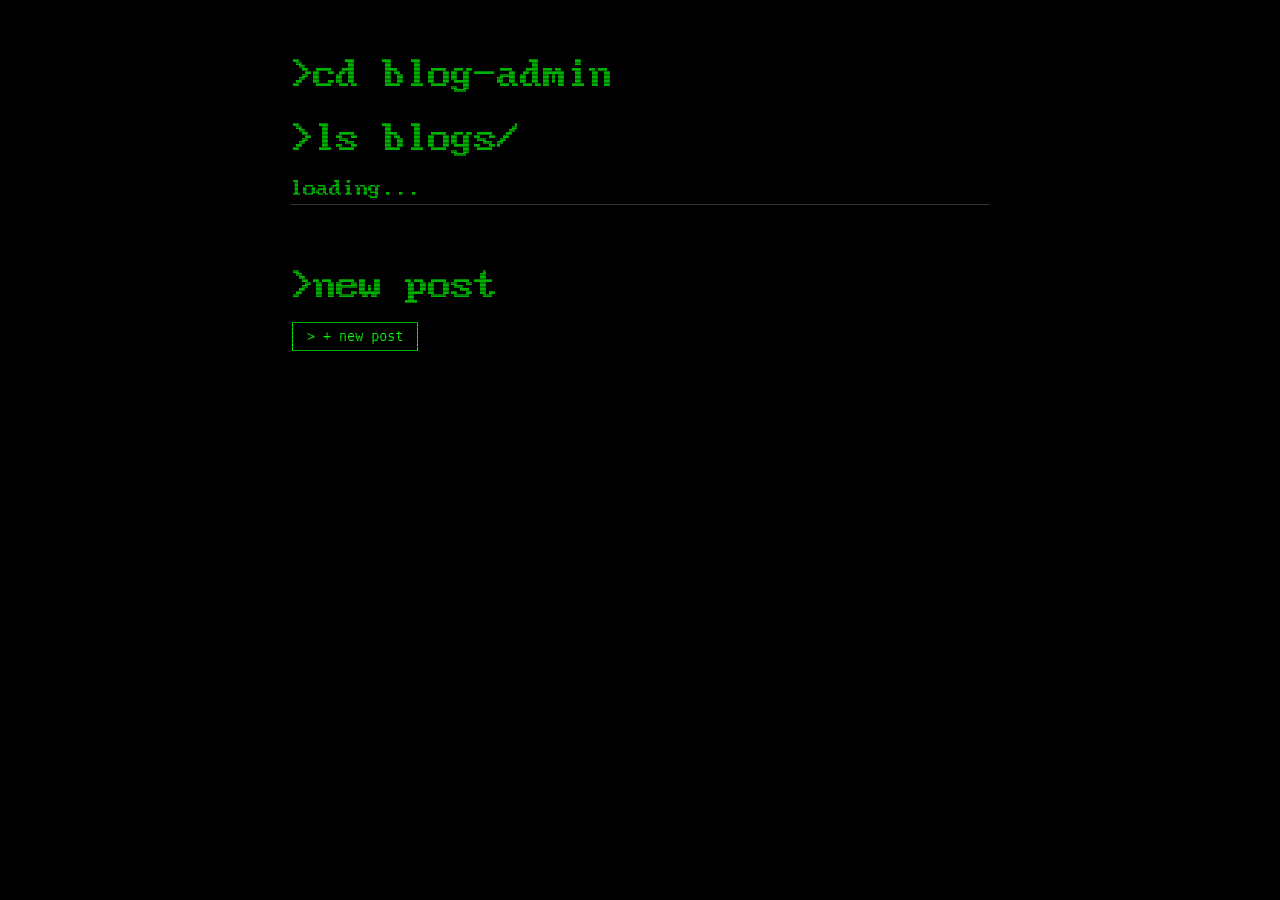
<file: admin-restrictedaccess.html>
<!DOCTYPE html>
<html lang="en">
<head>
<meta charset="utf-8">
<title>pimby.fyi — blog admin</title>
<meta name="viewport" content="width=device-width, initial-scale=1">
<link rel="stylesheet" href="/assets/css/style.css">
<style>
#admin-wrap { max-width: 700px; margin: 0 auto; padding: 20px; }
textarea { width: 100%; height: 200px; background: #000; color: #00ff00; border: 1px solid #00ff00; font-family: monospace; padding: 8px; box-sizing: border-box; }
input[type=text] { width: 100%; background: #000; color: #00ff00; border: 1px solid #00ff00; font-family: monospace; padding: 6px; box-sizing: border-box; margin-bottom: 8px; }
button { background: #000; color: #00ff00; border: 1px solid #00ff00; font-family: monospace; padding: 6px 14px; cursor: pointer; margin: 4px 2px; }
button:hover { background: #00ff00; color: #000; }
#blog-list { list-style: none; padding: 0; }
#blog-list li { display: flex; justify-content: space-between; align-items: center; border-bottom: 1px solid #333; padding: 6px 0; }
#status { margin-top: 12px; color: #00ff00; }
.danger { color: #ff4444; border-color: #ff4444; }
.danger:hover { background: #ff4444; color: #000; }
#editor { display: none; margin-top: 20px; border-top: 1px solid #00ff00; padding-top: 20px; }
.hint { color: #888; font-size: 0.9em; margin-top: 4px; }
</style>
</head>
<body class="crt">
<div id="admin-wrap">
<h2>&gt;cd blog-admin</h2>
<h2>&gt;ls blogs/</h2>

<ul id="blog-list"><li>loading...</li></ul>

<br>
<h2>&gt;new post</h2>
<div id="editor">
<input type="hidden" id="edit-old-slug">
<label>title</label>
<input type="text" id="edit-title" placeholder="blog title">
<label>date (YYYY-MM-DD)</label>
<input type="text" id="edit-date" placeholder="2026-04-28">
<label>content (blank line = new paragraph)</label>
<textarea id="edit-content" placeholder="write your blog here... use &lt;a href='url'&gt;link text&lt;/a&gt; to add links"></textarea>
<div class="hint">tip: use &lt;a href='/guestbook.html'&gt;guest book&lt;/a&gt; for internal links</div>
<br><br>
<button onclick="savePost()">save + publish</button>
<button onclick="cancelEdit()">cancel</button>
</div>
<button onclick="newPost()" id="new-btn">&gt; + new post</button>

<div id="status"></div>
</div>

<script>
// ---- FILL THIS IN ----
var SCRIPT_URL = "https://script.google.com/macros/s/AKfycbw0eS41o-hUbPIPet4TaT-22bhWiyGwXczzRD5IzwhK75SB2z3iTSJmy30MQAa5CNqB/exec";
// ----------------------

var editingSlug = null;

function status(msg) {
document.getElementById("status").innerText = msg;
}

function loadBlogs() {
fetch(SCRIPT_URL + "?action=list")
.then(r => r.json())
.then(function(slugs) {
var list = document.getElementById("blog-list");
if (!slugs.length) { list.innerHTML = "<li>no blogs yet</li>"; return; }
list.innerHTML = slugs.map(function(slug) {
return '<li>' +
'<span>' + slug + '</span>' +
'<span>' +
'<button onclick="editPost(\'' + slug + '\')">edit</button>' +
'<button class="danger" onclick="deletePost(\'' + slug + '\')">delete</button>' +
'</span>' +
'</li>';
}).join("");
});
}

function newPost() {
editingSlug = null;
document.getElementById("edit-old-slug").value = "";
document.getElementById("edit-title").value = "";
document.getElementById("edit-date").value = new Date().toISOString().split("T")[0];
document.getElementById("edit-content").value = "";
document.getElementById("editor").style.display = "block";
document.getElementById("new-btn").style.display = "none";
}

function editPost(slug) {
status("loading...");
fetch(SCRIPT_URL + "?action=get&slug=" + slug)
.then(r => r.json())
.then(function(data) {
editingSlug = slug;
document.getElementById("edit-old-slug").value = slug;
document.getElementById("edit-title").value = data.title;
document.getElementById("edit-date").value = new Date().toISOString().split("T")[0];

// Convert HTML back to editable text with preserved links
var editableContent = data.content
.replace(/<p>/g, "")
.replace(/<\/p>/g, "\n\n")
.replace(/<br>/g, "\n")
.trim();

document.getElementById("edit-content").value = editableContent;
document.getElementById("editor").style.display = "block";
document.getElementById("new-btn").style.display = "none";
status("");
});
}

function cancelEdit() {
document.getElementById("editor").style.display = "none";
document.getElementById("new-btn").style.display = "inline-block";
editingSlug = null;
}

function savePost() {
var title = document.getElementById("edit-title").value.trim();
var date = document.getElementById("edit-date").value.trim();
var content = document.getElementById("edit-content").value.trim();
var oldSlug = document.getElementById("edit-old-slug").value.trim();

if (!title || !date || !content) { status("fill in all fields!"); return; }

status("saving...");

var action = oldSlug ? "edit" : "create";

fetch(SCRIPT_URL, {
method: "POST",
body: JSON.stringify({ action: action, title: title, dateRaw: date, content: content, oldSlug: oldSlug })
})
.then(r => r.json())
.then(function(data) {
if (data.ok) {
status("published! /blogs/" + data.slug + ".html");
cancelEdit();
loadBlogs();
} else {
status("error: " + JSON.stringify(data));
}
});
}

function deletePost(slug) {
if (!confirm("delete " + slug + "? this cannot be undone")) return;
status("deleting...");
fetch(SCRIPT_URL + "?action=delete&slug=" + slug)
.then(r => r.json())
.then(function(data) {
if (data.ok) { status("deleted!"); loadBlogs(); }
else status("error: " + JSON.stringify(data));
});
}

loadBlogs();
</script>
</body>
</html>
</file>
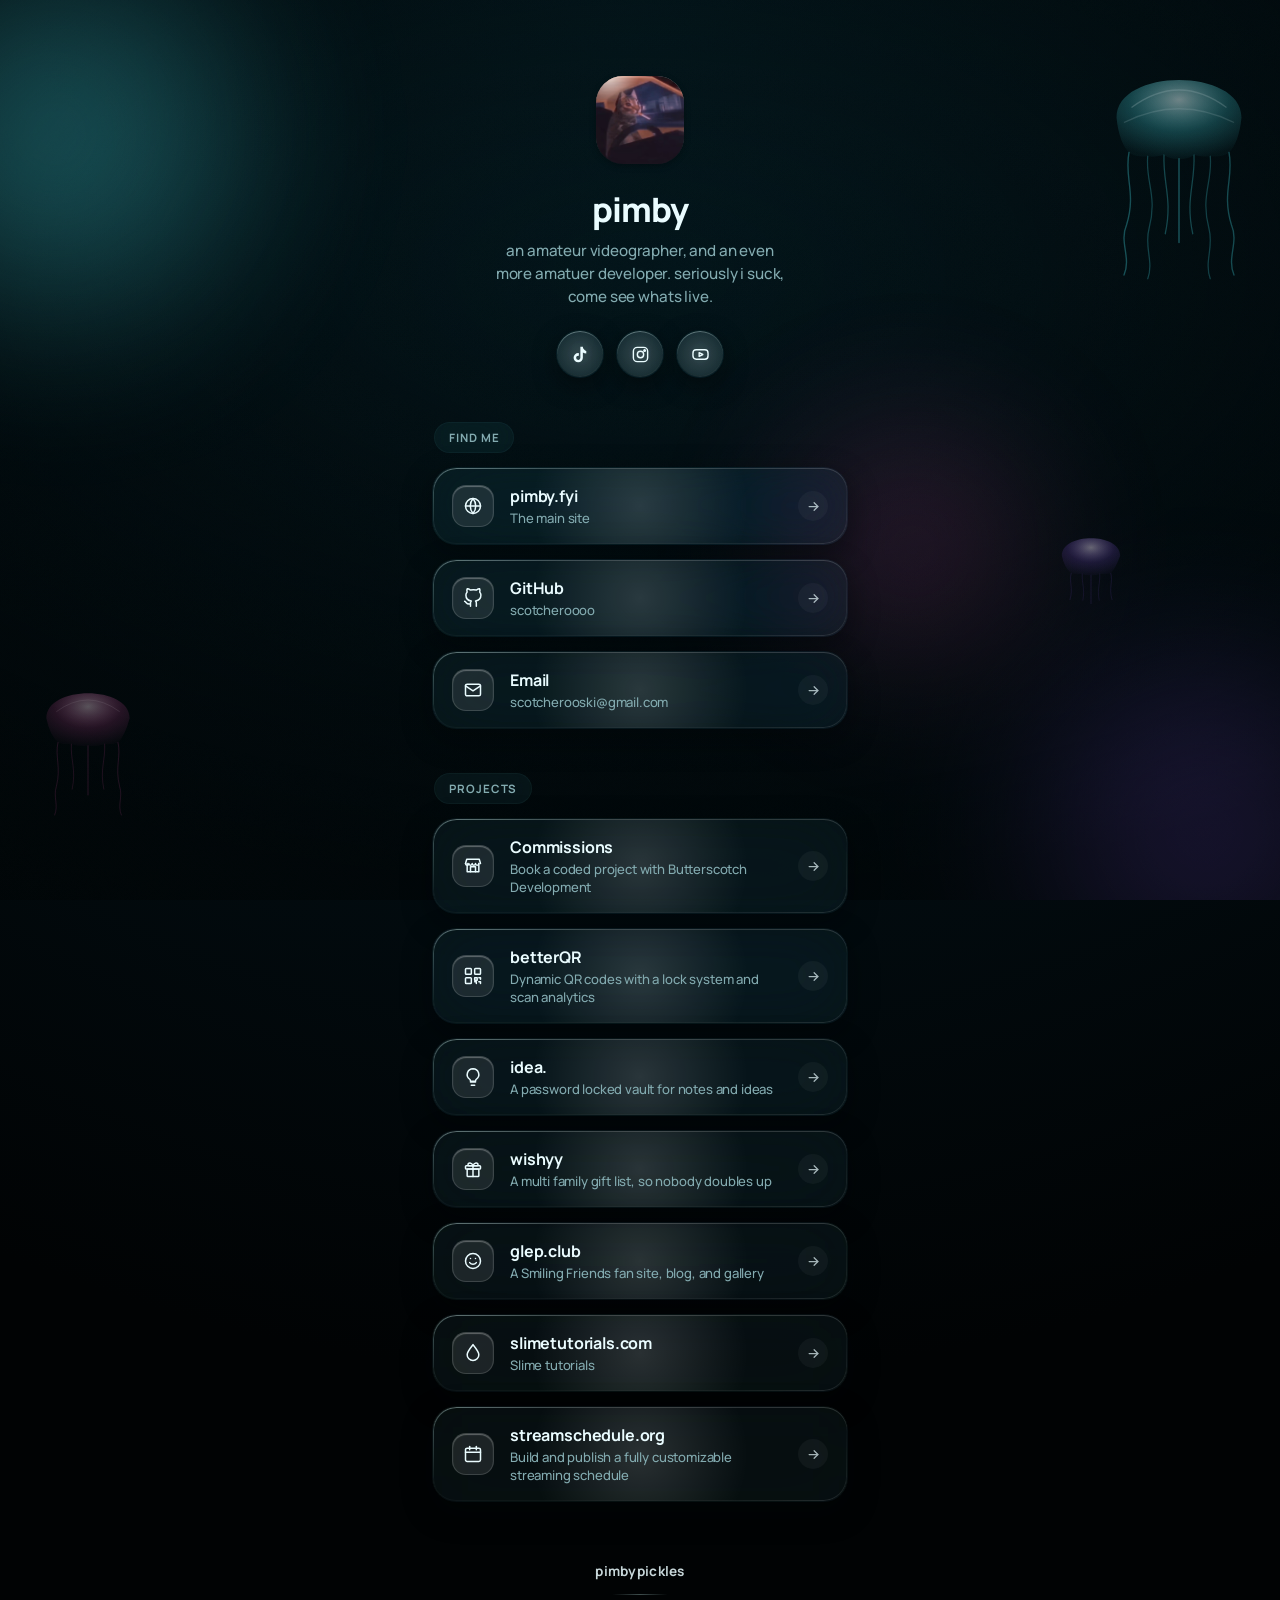
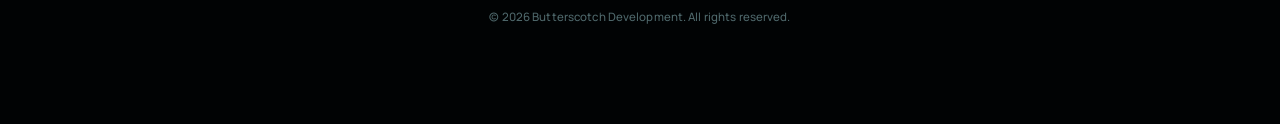
<file: connect.html>
<!DOCTYPE html>
<html lang="en">
<head>
<meta charset="UTF-8">
<meta name="viewport" content="width=device-width, initial-scale=1.0">
<title>pimby</title>
<meta name="description" content="Links, projects, and socials for pimby.">
<link rel="preconnect" href="https://fonts.googleapis.com">
<link rel="preconnect" href="https://fonts.gstatic.com" crossorigin>
<link href="https://fonts.googleapis.com/css2?family=Manrope:wght@400;500;600;700;800&display=swap" rel="stylesheet">
<style>

  :root {
    --bg-abyss: #020b0f;
    --bg-deep-teal: #04191f;
    --glow-cyan: #4df3ff;
    --glow-magenta: #ff5ec4;
    --glow-purple: #8b5cf6;
    --glass-fill: rgba(120, 240, 255, 0.05);
    --glass-fill-hover: rgba(120, 240, 255, 0.09);
    --glass-rim-bright: rgba(210, 255, 252, 0.6);
    --glass-rim-dim: rgba(120, 240, 255, 0.04);
    --text-primary: #eafcff;
    --text-secondary: #83abb0;
    --font-face: 'Manrope', -apple-system, BlinkMacSystemFont, sans-serif;
  }

  * {
    margin: 0;
    padding: 0;
    box-sizing: border-box;
  }

  html {
    scroll-behavior: smooth;
  }

  body {
    font-family: var(--font-face);
    color: var(--text-primary);
    background: radial-gradient(ellipse 120% 80% at 50% 0%, var(--bg-deep-teal) 0%, var(--bg-abyss) 65%, #010304 100%);
    min-height: 100vh;
    overflow-x: hidden;
    position: relative;
    letter-spacing: -0.01em;
    -webkit-font-smoothing: antialiased;
  }

  /* Ambient glow field, the bioluminescent light behind the glass */

  .orb-field {
    position: fixed;
    inset: 0;
    z-index: 0;
    overflow: hidden;
    pointer-events: none;
  }

  .orb {
    position: absolute;
    border-radius: 50%;
    opacity: 0.55;
  }

  .orb-1 {
    width: 520px;
    height: 520px;
    background: radial-gradient(circle, var(--glow-cyan) 0%, transparent 70%);
    filter: blur(70px);
    top: -14%;
    left: -16%;
    animation: driftOne 46s ease-in-out infinite, pulseGlow 7s ease-in-out infinite;
  }

  .orb-2 {
    width: 460px;
    height: 460px;
    background: radial-gradient(circle, var(--glow-purple) 0%, transparent 70%);
    filter: blur(70px);
    bottom: -18%;
    right: -12%;
    animation: driftTwo 54s ease-in-out infinite, pulseGlow 9s ease-in-out infinite;
  }

  .orb-3 {
    width: 340px;
    height: 340px;
    background: radial-gradient(circle, var(--glow-magenta) 0%, transparent 70%);
    filter: blur(75px);
    top: 42%;
    left: 58%;
    opacity: 0.32;
    animation: driftThree 60s ease-in-out infinite, pulseGlow 8s ease-in-out infinite;
  }

  @keyframes driftOne {
    0%, 100% { transform: translate(0, 0); }
    50% { transform: translate(70px, 55px); }
  }

  @keyframes driftTwo {
    0%, 100% { transform: translate(0, 0); }
    50% { transform: translate(-65px, -45px); }
  }

  @keyframes driftThree {
    0%, 100% { transform: translate(0, 0); }
    50% { transform: translate(-55px, 35px); }
  }

  @keyframes pulseGlow {
    0%, 100% { opacity: 0.4; }
    50% { opacity: 0.7; }
  }

  /* Drifting jellyfish, the literal theme, kept faint and slow in the background */

  .jelly {
    position: absolute;
    z-index: 0;
    pointer-events: none;
  }

  .jelly-a {
    width: 150px;
    top: 5%;
    right: 2%;
    animation: jellyBob 17s ease-in-out infinite;
  }

  .jelly-b {
    width: 100px;
    bottom: 8%;
    left: 3%;
    animation: jellyBob 13s ease-in-out infinite reverse;
  }

  .jelly-c {
    width: 70px;
    top: 58%;
    right: 12%;
    animation: jellyBob 21s ease-in-out infinite;
  }

  @keyframes jellyBob {
    0%, 100% { transform: translateY(0) rotate(-2deg); }
    50% { transform: translateY(-26px) rotate(2deg); }
  }

  .jelly .tentacles {
    transform-origin: 50% 0%;
    animation: tentacleSway 4.5s ease-in-out infinite;
  }

  @keyframes tentacleSway {
    0%, 100% { transform: rotate(-4deg); }
    50% { transform: rotate(4deg); }
  }

  .grain {
    position: fixed;
    inset: 0;
    z-index: 1;
    pointer-events: none;
    opacity: 0.025;
    mix-blend-mode: overlay;
    background-image: url("data:image/svg+xml,%3Csvg xmlns='http://www.w3.org/2000/svg' width='120' height='120'%3E%3Cfilter id='n'%3E%3CfeTurbulence type='fractalNoise' baseFrequency='0.9' numOctaves='2' stitchTiles='stitch'/%3E%3C/filter%3E%3Crect width='100%25' height='100%25' filter='url(%23n)'/%3E%3C/svg%3E");
  }

  .vignette {
    position: fixed;
    inset: 0;
    z-index: 1;
    pointer-events: none;
    background: radial-gradient(ellipse 90% 70% at 50% 30%, transparent 0%, rgba(1, 5, 6, 0.6) 100%);
  }

  main {
    position: relative;
    z-index: 2;
    max-width: 460px;
    margin: 0 auto;
    padding: 76px 22px 100px;
    display: flex;
    flex-direction: column;
    align-items: center;
  }

  header {
    text-align: center;
    display: flex;
    flex-direction: column;
    align-items: center;
    opacity: 0;
    transform: translateY(16px) scale(0.98);
    animation: riseIn 1s cubic-bezier(0.16, 1, 0.3, 1) forwards;
    animation-delay: 0.1s;
  }

  .avatar {
    width: 88px;
    height: 88px;
    border-radius: 27px;
    display: flex;
    align-items: center;
    justify-content: center;
    position: relative;
    box-shadow:
      0 2px 6px rgba(0, 0, 0, 0.3),
      inset 0 1px 1px rgba(255, 255, 255, 0.55),
      inset 0 -10px 18px rgba(0, 0, 0, 0.18);
    margin-bottom: 22px;
    overflow: hidden;
    animation: avatarGlow 5s ease-in-out infinite;
  }

  @keyframes avatarGlow {
    0%, 100% { box-shadow: 0 14px 34px rgba(77, 243, 255, 0.35), 0 2px 6px rgba(0, 0, 0, 0.3), inset 0 1px 1px rgba(255, 255, 255, 0.55), inset 0 -10px 18px rgba(0, 0, 0, 0.18); }
    50% { box-shadow: 0 14px 44px rgba(77, 243, 255, 0.6), 0 2px 6px rgba(0, 0, 0, 0.3), inset 0 1px 1px rgba(255, 255, 255, 0.55), inset 0 -10px 18px rgba(0, 0, 0, 0.18); }
  }

  .avatar img {
    width: 100%;
    height: 100%;
    object-fit: cover;
    display: block;
  }

  .avatar::after {
    content: "";
    position: absolute;
    top: -30%;
    left: -20%;
    width: 70%;
    height: 60%;
    background: radial-gradient(ellipse, rgba(255, 255, 255, 0.75), transparent 70%);
    transform: rotate(-18deg);
  }

  h1 {
    font-family: var(--font-face);
    font-weight: 800;
    font-size: 2.1rem;
    letter-spacing: -0.03em;
  }

  .tagline {
    color: var(--text-secondary);
    font-size: 0.95rem;
    font-weight: 500;
    margin-top: 8px;
    max-width: 300px;
    line-height: 1.5;
  }

  .social-row {
    display: flex;
    align-items: center;
    justify-content: center;
    gap: 12px;
    margin-top: 22px;
  }

  .social-icon {
    --x: 50%;
    --y: 50%;
    width: 48px;
    height: 48px;
    border-radius: 999px;
    display: flex;
    align-items: center;
    justify-content: center;
    position: relative;
    background:
      radial-gradient(60px circle at var(--x) var(--y), rgba(255, 255, 255, 0.18), transparent 65%),
      var(--glass-fill);
    border: 1px solid transparent;
    background-clip: padding-box, border-box;
    background-origin: padding-box, border-box;
    backdrop-filter: blur(24px) saturate(200%);
    -webkit-backdrop-filter: blur(24px) saturate(200%);
    box-shadow:
      0 8px 22px rgba(1, 5, 6, 0.5),
      inset 0 1px 0 rgba(255, 255, 255, 0.18),
      inset 0 -1px 0 rgba(0, 0, 0, 0.15);
    color: var(--text-primary);
    text-decoration: none;
    overflow: hidden;
    transition: transform 0.35s cubic-bezier(0.16, 1, 0.3, 1), box-shadow 0.35s ease, background 0.35s ease;
  }

  .social-icon::before {
    content: "";
    position: absolute;
    inset: 0;
    border-radius: inherit;
    padding: 1px;
    background: linear-gradient(155deg, var(--glass-rim-bright) 0%, transparent 35%, transparent 65%, rgba(255, 255, 255, 0.16) 100%);
    -webkit-mask: linear-gradient(#000 0 0) content-box, linear-gradient(#000 0 0);
    -webkit-mask-composite: xor;
    mask-composite: exclude;
    opacity: 0.6;
    pointer-events: none;
  }

  .social-icon svg {
    width: 19px;
    height: 19px;
    position: relative;
  }

  .social-icon:hover,
  .social-icon:focus-visible {
    transform: translateY(-2px) scale(1.08);
    background:
      radial-gradient(60px circle at var(--x) var(--y), rgba(255, 255, 255, 0.26), transparent 65%),
      var(--glass-fill-hover);
    box-shadow:
      0 12px 28px rgba(77, 243, 255, 0.32),
      inset 0 1px 0 rgba(255, 255, 255, 0.26),
      inset 0 -1px 0 rgba(0, 0, 0, 0.15);
  }

  .social-icon:active {
    transform: translateY(-1px) scale(1.02);
    transition-duration: 0.15s;
  }

  .social-icon:focus-visible {
    outline: 2px solid var(--glow-cyan);
    outline-offset: 3px;
  }

  @keyframes riseIn {
    to {
      opacity: 1;
      transform: translateY(0) scale(1);
    }
  }

  .section-label {
    align-self: flex-start;
    display: inline-flex;
    align-items: center;
    font-size: 0.72rem;
    font-weight: 700;
    letter-spacing: 0.08em;
    text-transform: uppercase;
    color: var(--text-secondary);
    padding: 7px 14px;
    border-radius: 999px;
    background: var(--glass-fill);
    border: 1px solid var(--glass-rim-dim);
    backdrop-filter: blur(20px) saturate(160%);
    -webkit-backdrop-filter: blur(20px) saturate(160%);
    margin: 44px 0 14px 2px;
    opacity: 0;
    transform: translateY(10px);
  }

  .section-label.in {
    animation: riseIn 0.7s cubic-bezier(0.16, 1, 0.3, 1) forwards;
  }

  .link-list {
    width: 100%;
    display: flex;
    flex-direction: column;
    gap: 14px;
  }

  .glass-card {
    --x: 50%;
    --y: 50%;
    position: relative;
    display: flex;
    align-items: center;
    gap: 16px;
    width: 100%;
    padding: 17px 19px;
    border-radius: 24px;
    background:
      radial-gradient(180px circle at var(--x) var(--y), rgba(255, 255, 255, 0.14), transparent 60%),
      var(--glass-fill);
    border: 1px solid transparent;
    background-clip: padding-box, border-box;
    background-origin: padding-box, border-box;
    backdrop-filter: blur(32px) saturate(220%);
    -webkit-backdrop-filter: blur(32px) saturate(220%);
    box-shadow:
      0 10px 30px rgba(1, 5, 6, 0.45),
      inset 0 1px 0 rgba(255, 255, 255, 0.16),
      inset 0 -1px 0 rgba(255, 255, 255, 0.03);
    text-decoration: none;
    color: var(--text-primary);
    overflow: hidden;
    opacity: 0;
    transform: translateY(18px);
    transition: transform 0.45s cubic-bezier(0.16, 1, 0.3, 1),
                background 0.4s ease,
                box-shadow 0.4s ease;
  }

  .glass-card.in {
    animation: cardIn 0.75s cubic-bezier(0.16, 1, 0.3, 1) forwards;
  }

  @keyframes cardIn {
    to {
      opacity: 1;
      transform: translateY(0);
    }
  }

  .glass-card::before {
    content: "";
    position: absolute;
    inset: 0;
    border-radius: inherit;
    padding: 1px;
    background: linear-gradient(155deg, var(--glass-rim-bright) 0%, transparent 30%, transparent 70%, rgba(255, 255, 255, 0.18) 100%);
    -webkit-mask: linear-gradient(#000 0 0) content-box, linear-gradient(#000 0 0);
    -webkit-mask-composite: xor;
    mask-composite: exclude;
    opacity: 0.55;
    pointer-events: none;
  }

  .glass-card:hover,
  .glass-card:focus-visible {
    transform: translateY(-3px) scale(1.02);
    background:
      radial-gradient(180px circle at var(--x) var(--y), rgba(255, 255, 255, 0.22), transparent 60%),
      var(--glass-fill-hover);
    box-shadow:
      0 16px 40px rgba(77, 243, 255, 0.24),
      inset 0 1px 0 rgba(255, 255, 255, 0.24),
      inset 0 -1px 0 rgba(255, 255, 255, 0.05);
  }

  .glass-card:active {
    transform: translateY(-1px) scale(0.985);
    transition-duration: 0.15s;
  }

  .glass-card:focus-visible {
    outline: 2px solid var(--glow-cyan);
    outline-offset: 3px;
  }

  .card-icon {
    flex-shrink: 0;
    width: 42px;
    height: 42px;
    border-radius: 14px;
    background: rgba(255, 255, 255, 0.09);
    border: 1px solid rgba(255, 255, 255, 0.14);
    display: flex;
    align-items: center;
    justify-content: center;
    box-shadow: inset 0 1px 1px rgba(255, 255, 255, 0.3);
  }

  .card-icon svg {
    width: 20px;
    height: 20px;
    stroke: var(--text-primary);
  }

  .card-text {
    display: flex;
    flex-direction: column;
    gap: 2px;
  }

  .card-label {
    font-weight: 700;
    font-size: 1rem;
    letter-spacing: -0.01em;
  }

  .card-sub {
    font-size: 0.82rem;
    font-weight: 500;
    color: var(--text-secondary);
  }

  .card-arrow {
    margin-left: auto;
    flex-shrink: 0;
    width: 30px;
    height: 30px;
    border-radius: 999px;
    background: rgba(255, 255, 255, 0.06);
    display: flex;
    align-items: center;
    justify-content: center;
    opacity: 0.7;
    transition: transform 0.35s cubic-bezier(0.16, 1, 0.3, 1), opacity 0.3s ease, background 0.3s ease;
  }

  .glass-card:hover .card-arrow {
    transform: translateX(3px);
    opacity: 1;
    background: rgba(255, 255, 255, 0.14);
  }

  footer {
    margin-top: 60px;
    display: flex;
    flex-direction: column;
    align-items: center;
    text-align: center;
    opacity: 0;
    transform: translateY(10px);
  }

  footer.in {
    animation: riseIn 0.8s cubic-bezier(0.16, 1, 0.3, 1) forwards;
  }

  .footer-name {
    font-size: 0.85rem;
    font-weight: 700;
    letter-spacing: 0.02em;
    color: var(--text-primary);
    opacity: 0.85;
  }

  .footer-divider {
    width: 56px;
    height: 1px;
    margin: 14px 0;
    background: linear-gradient(90deg, transparent, var(--glass-rim-bright), transparent);
    opacity: 0.5;
  }

  .footer-copy {
    font-size: 0.72rem;
    font-weight: 500;
    color: var(--text-secondary);
    opacity: 0.6;
    letter-spacing: 0.01em;
  }

  @media (prefers-reduced-motion: reduce) {
    .orb, .jelly, .jelly .tentacles, header, .avatar, .section-label, .glass-card {
      animation: none !important;
      opacity: 1 !important;
      transform: none !important;
    }
  }

</style>
</head>
<body>

  <div class="orb-field">
    <div class="orb orb-1"></div>
    <div class="orb orb-2"></div>
    <div class="orb orb-3"></div>

    <svg class="jelly jelly-a" viewBox="0 0 120 190" xmlns="http://www.w3.org/2000/svg">
      <defs>
        <radialGradient id="bellA" cx="50%" cy="25%" r="75%">
          <stop offset="0%" stop-color="#d9fbff" stop-opacity="0.75"/>
          <stop offset="55%" stop-color="#4df3ff" stop-opacity="0.32"/>
          <stop offset="100%" stop-color="#4df3ff" stop-opacity="0.05"/>
        </radialGradient>
      </defs>
      <path d="M10 58 C10 18, 110 18, 110 58 Q108 78 100 86 Q95 90 85 89 Q80 90 72 88 Q66 92 60 91 Q54 92 48 88 Q40 90 35 89 Q25 90 20 86 Q12 78 10 58 Z" fill="url(#bellA)"/>
      <path d="M22 50 Q60 22 98 50" stroke="#d9fbff" stroke-width="1" fill="none" opacity="0.3"/>
      <path d="M16 62 Q60 40 104 62" stroke="#d9fbff" stroke-width="1" fill="none" opacity="0.22"/>
      <g class="tentacles" stroke="#4df3ff" stroke-linecap="round" fill="none">
        <path d="M20 86 C16 106, 26 118, 18 144 C12 158, 22 170, 16 184" stroke-width="1.1" opacity="0.4"/>
        <path d="M35 89 C33 109, 43 121, 36 147 C32 162, 40 173, 35 187" stroke-width="1" opacity="0.32"/>
        <path d="M48 88 C47 111, 55 123, 49 151" stroke-width="1" opacity="0.36"/>
        <path d="M60 91 C60 116, 60 130, 60 158" stroke-width="1.2" opacity="0.42"/>
        <path d="M72 88 C73 111, 65 123, 71 151" stroke-width="1" opacity="0.36"/>
        <path d="M85 89 C87 109, 77 121, 84 147 C88 162, 80 173, 85 187" stroke-width="1" opacity="0.32"/>
        <path d="M100 86 C104 106, 94 118, 102 144 C108 158, 98 170, 104 184" stroke-width="1.1" opacity="0.4"/>
      </g>
    </svg>

    <svg class="jelly jelly-b" viewBox="0 0 120 190" xmlns="http://www.w3.org/2000/svg">
      <defs>
        <radialGradient id="bellB" cx="50%" cy="25%" r="75%">
          <stop offset="0%" stop-color="#ffe4f6" stop-opacity="0.7"/>
          <stop offset="55%" stop-color="#ff5ec4" stop-opacity="0.28"/>
          <stop offset="100%" stop-color="#ff5ec4" stop-opacity="0.05"/>
        </radialGradient>
      </defs>
      <path d="M10 58 C10 18, 110 18, 110 58 Q104 80 96 87 Q88 90 80 89 Q70 92 60 91 Q50 92 40 89 Q32 90 24 87 Q14 78 10 58 Z" fill="url(#bellB)"/>
      <path d="M22 50 Q60 22 98 50" stroke="#ffe4f6" stroke-width="1" fill="none" opacity="0.28"/>
      <g class="tentacles" stroke="#ff5ec4" stroke-linecap="round" fill="none">
        <path d="M24 87 C20 104, 28 116, 22 140 C18 152, 25 162, 20 174" stroke-width="1" opacity="0.36"/>
        <path d="M40 89 C39 109, 46 119, 41 143" stroke-width="1" opacity="0.3"/>
        <path d="M60 91 C60 112, 60 124, 60 150" stroke-width="1.1" opacity="0.38"/>
        <path d="M80 89 C81 109, 74 119, 79 143" stroke-width="1" opacity="0.3"/>
        <path d="M96 87 C100 104, 92 116, 98 140 C102 152, 95 162, 100 174" stroke-width="1" opacity="0.36"/>
      </g>
    </svg>

    <svg class="jelly jelly-c" viewBox="0 0 120 190" xmlns="http://www.w3.org/2000/svg">
      <defs>
        <radialGradient id="bellC" cx="50%" cy="25%" r="75%">
          <stop offset="0%" stop-color="#ede4ff" stop-opacity="0.65"/>
          <stop offset="55%" stop-color="#8b5cf6" stop-opacity="0.26"/>
          <stop offset="100%" stop-color="#8b5cf6" stop-opacity="0.05"/>
        </radialGradient>
      </defs>
      <path d="M10 58 C10 18, 110 18, 110 58 Q102 80 94 88 Q86 90 75 89 Q68 92 60 91 Q52 92 45 89 Q34 90 26 88 Q14 78 10 58 Z" fill="url(#bellC)"/>
      <g class="tentacles" stroke="#8b5cf6" stroke-linecap="round" fill="none">
        <path d="M26 88 C22 103, 30 113, 24 133" stroke-width="1" opacity="0.32"/>
        <path d="M45 89 C44 106, 50 114, 46 134" stroke-width="1" opacity="0.28"/>
        <path d="M60 91 C60 108, 60 118, 60 140" stroke-width="1.1" opacity="0.34"/>
        <path d="M75 89 C76 106, 70 114, 74 134" stroke-width="1" opacity="0.28"/>
        <path d="M94 88 C98 103, 90 113, 96 133" stroke-width="1" opacity="0.32"/>
      </g>
    </svg>

  </div>
  <div class="grain"></div>
  <div class="vignette"></div>

  <main>

    <header>
      <div class="avatar">
        <img src="/images/connect-avatar.jpg" alt="pimby">
      </div>
      <h1>pimby</h1>
      <p class="tagline">an amateur videographer, and an even more amatuer developer. seriously i suck, come see whats live.</p>
      <div class="social-row">
        <a class="social-icon" href="https://www.tiktok.com/@simplypimby" aria-label="TikTok" target="_blank" rel="noopener" data-tilt>
          <svg viewBox="0 0 24 24" fill="currentColor">
            <path d="M16.6 5.82c-1.03-.9-1.6-2.2-1.6-3.57h-3.16v13.9c0 1.5-1.2 2.7-2.7 2.7a2.7 2.7 0 0 1 0-5.4c.28 0 .55.04.8.12V10.3a5.9 5.9 0 0 0-.8-.06 5.85 5.85 0 1 0 5.85 5.85V9.4a7.6 7.6 0 0 0 4.31 1.34V7.6a4.85 4.85 0 0 1-2.7-1.78z"></path>
          </svg>
        </a>
        <a class="social-icon" href="https://www.instagram.com/scotcheroooo" aria-label="Instagram" target="_blank" rel="noopener" data-tilt>
          <svg viewBox="0 0 24 24" fill="none" stroke="currentColor" stroke-width="1.8" stroke-linecap="round" stroke-linejoin="round">
            <rect x="3" y="3" width="18" height="18" rx="5"></rect>
            <circle cx="12" cy="12" r="4"></circle>
            <circle cx="17.2" cy="6.8" r="1"></circle>
          </svg>
        </a>
        <a class="social-icon" href="https://www.youtube.com/@simplypimby" aria-label="YouTube" target="_blank" rel="noopener" data-tilt>
          <svg viewBox="0 0 24 24" fill="none" stroke="currentColor" stroke-width="1.8" stroke-linecap="round" stroke-linejoin="round">
            <rect x="2.5" y="6" width="19" height="12" rx="4"></rect>
            <path d="M10.3 9.6l4.6 2.4-4.6 2.4z"></path>
          </svg>
        </a>
      </div>
    </header>

    <p class="section-label" data-stagger>Find me</p>
    <div class="link-list">

      <a class="glass-card" href="https://pimby.fyi/" data-stagger data-tilt>
        <span class="card-icon">
          <svg viewBox="0 0 24 24" fill="none" stroke-width="1.8" stroke-linecap="round" stroke-linejoin="round">
            <circle cx="12" cy="12" r="9"></circle>
            <path d="M3 12h18"></path>
            <path d="M12 3a14 14 0 0 1 0 18a14 14 0 0 1 0-18z"></path>
          </svg>
        </span>
        <span class="card-text">
          <span class="card-label">pimby.fyi</span>
          <span class="card-sub">The main site</span>
        </span>
        <span class="card-arrow">
          <svg viewBox="0 0 24 24" width="15" height="15" fill="none" stroke="currentColor" stroke-width="2" stroke-linecap="round" stroke-linejoin="round">
            <path d="M5 12h14"></path>
            <path d="M13 6l6 6-6 6"></path>
          </svg>
        </span>
      </a>

      <a class="glass-card" href="https://github.com/scotcheroooo" data-stagger data-tilt>
        <span class="card-icon">
          <svg viewBox="0 0 24 24" fill="none" stroke-width="1.8" stroke-linecap="round" stroke-linejoin="round">
            <path d="M9 19c-5 1.5-5-2.5-7-3m14 6v-3.87a3.37 3.37 0 0 0-.94-2.61c3.14-.35 6.44-1.54 6.44-7A5.44 5.44 0 0 0 20 4.77 5.07 5.07 0 0 0 19.91 1S18.73.65 16 2.48a13.38 13.38 0 0 0-7 0C6.27.65 5.09 1 5.09 1A5.07 5.07 0 0 0 5 4.77a5.44 5.44 0 0 0-1.5 3.78c0 5.42 3.3 6.61 6.44 7A3.37 3.37 0 0 0 9 18.13V22"></path>
          </svg>
        </span>
        <span class="card-text">
          <span class="card-label">GitHub</span>
          <span class="card-sub">scotcheroooo</span>
        </span>
        <span class="card-arrow">
          <svg viewBox="0 0 24 24" width="15" height="15" fill="none" stroke="currentColor" stroke-width="2" stroke-linecap="round" stroke-linejoin="round">
            <path d="M5 12h14"></path>
            <path d="M13 6l6 6-6 6"></path>
          </svg>
        </span>
      </a>

      <a class="glass-card" href="mailto:scotcherooski@gmail.com" data-stagger data-tilt>
        <span class="card-icon">
          <svg viewBox="0 0 24 24" fill="none" stroke-width="1.8" stroke-linecap="round" stroke-linejoin="round">
            <rect x="3" y="5" width="18" height="14" rx="2"></rect>
            <path d="M3 7l9 6l9-6"></path>
          </svg>
        </span>
        <span class="card-text">
          <span class="card-label">Email</span>
          <span class="card-sub">scotcherooski@gmail.com</span>
        </span>
        <span class="card-arrow">
          <svg viewBox="0 0 24 24" width="15" height="15" fill="none" stroke="currentColor" stroke-width="2" stroke-linecap="round" stroke-linejoin="round">
            <path d="M5 12h14"></path>
            <path d="M13 6l6 6-6 6"></path>
          </svg>
        </span>
      </a>

    </div>

    <p class="section-label" data-stagger>Projects</p>
    <div class="link-list">

      <a class="glass-card" href="https://commissions.scotch.quest" data-stagger data-tilt>
        <span class="card-icon">
          <svg viewBox="0 0 24 24" fill="none" stroke-width="1.8" stroke-linecap="round" stroke-linejoin="round">
            <path d="M3 9l1.5-5h15L21 9"></path>
            <path d="M3 9a2 2 0 0 0 4 0a2 2 0 0 0 4 0a2 2 0 0 0 4 0a2 2 0 0 0 4 0"></path>
            <path d="M5 9v10h14V9"></path>
            <path d="M9 19v-6h6v6"></path>
          </svg>
        </span>
        <span class="card-text">
          <span class="card-label">Commissions</span>
          <span class="card-sub">Book a coded project with Butterscotch Development</span>
        </span>
        <span class="card-arrow">
          <svg viewBox="0 0 24 24" width="15" height="15" fill="none" stroke="currentColor" stroke-width="2" stroke-linecap="round" stroke-linejoin="round">
            <path d="M5 12h14"></path>
            <path d="M13 6l6 6-6 6"></path>
          </svg>
        </span>
      </a>

      <a class="glass-card" href="https://betterqr.scotch.quest" data-stagger data-tilt>
        <span class="card-icon">
          <svg viewBox="0 0 24 24" fill="none" stroke-width="1.8" stroke-linecap="round" stroke-linejoin="round">
            <rect x="3" y="3" width="7" height="7" rx="1"></rect>
            <rect x="14" y="3" width="7" height="7" rx="1"></rect>
            <rect x="3" y="14" width="7" height="7" rx="1"></rect>
            <path d="M14 14h3v3h-3z"></path>
            <path d="M19 14h2v2"></path>
            <path d="M14 19h2v2"></path>
            <path d="M19 19h2v2"></path>
          </svg>
        </span>
        <span class="card-text">
          <span class="card-label">betterQR</span>
          <span class="card-sub">Dynamic QR codes with a lock system and scan analytics</span>
        </span>
        <span class="card-arrow">
          <svg viewBox="0 0 24 24" width="15" height="15" fill="none" stroke="currentColor" stroke-width="2" stroke-linecap="round" stroke-linejoin="round">
            <path d="M5 12h14"></path>
            <path d="M13 6l6 6-6 6"></path>
          </svg>
        </span>
      </a>

      <a class="glass-card" href="https://idea.scotch.quest" data-stagger data-tilt>
        <span class="card-icon">
          <svg viewBox="0 0 24 24" fill="none" stroke-width="1.8" stroke-linecap="round" stroke-linejoin="round">
            <path d="M9 18h6"></path>
            <path d="M10 22h4"></path>
            <path d="M12 2a7 7 0 0 0-4 12.7c.6.5 1 1.3 1 2.3h6c0-1 .4-1.8 1-2.3A7 7 0 0 0 12 2z"></path>
          </svg>
        </span>
        <span class="card-text">
          <span class="card-label">idea.</span>
          <span class="card-sub">A password locked vault for notes and ideas</span>
        </span>
        <span class="card-arrow">
          <svg viewBox="0 0 24 24" width="15" height="15" fill="none" stroke="currentColor" stroke-width="2" stroke-linecap="round" stroke-linejoin="round">
            <path d="M5 12h14"></path>
            <path d="M13 6l6 6-6 6"></path>
          </svg>
        </span>
      </a>

      <a class="glass-card" href="https://wishyy.scotch.quest" data-stagger data-tilt>
        <span class="card-icon">
          <svg viewBox="0 0 24 24" fill="none" stroke-width="1.8" stroke-linecap="round" stroke-linejoin="round">
            <rect x="3" y="8" width="18" height="4" rx="1"></rect>
            <rect x="5" y="12" width="14" height="9" rx="1"></rect>
            <path d="M12 8v13"></path>
            <path d="M12 8c-1.5-4-6-4-6-1c0 1.5 2 1 6 1z"></path>
            <path d="M12 8c1.5-4 6-4 6-1c0 1.5-2 1-6 1z"></path>
          </svg>
        </span>
        <span class="card-text">
          <span class="card-label">wishyy</span>
          <span class="card-sub">A multi family gift list, so nobody doubles up</span>
        </span>
        <span class="card-arrow">
          <svg viewBox="0 0 24 24" width="15" height="15" fill="none" stroke="currentColor" stroke-width="2" stroke-linecap="round" stroke-linejoin="round">
            <path d="M5 12h14"></path>
            <path d="M13 6l6 6-6 6"></path>
          </svg>
        </span>
      </a>

      <a class="glass-card" href="https://glep.club" data-stagger data-tilt>
        <span class="card-icon">
          <svg viewBox="0 0 24 24" fill="none" stroke-width="1.8" stroke-linecap="round" stroke-linejoin="round">
            <circle cx="12" cy="12" r="9"></circle>
            <path d="M8 14s1.5 2 4 2s4-2 4-2"></path>
            <path d="M9 9h.01"></path>
            <path d="M15 9h.01"></path>
          </svg>
        </span>
        <span class="card-text">
          <span class="card-label">glep.club</span>
          <span class="card-sub">A Smiling Friends fan site, blog, and gallery</span>
        </span>
        <span class="card-arrow">
          <svg viewBox="0 0 24 24" width="15" height="15" fill="none" stroke="currentColor" stroke-width="2" stroke-linecap="round" stroke-linejoin="round">
            <path d="M5 12h14"></path>
            <path d="M13 6l6 6-6 6"></path>
          </svg>
        </span>
      </a>

      <a class="glass-card" href="https://slimetutorials.com" data-stagger data-tilt>
        <span class="card-icon">
          <svg viewBox="0 0 24 24" fill="none" stroke-width="1.8" stroke-linecap="round" stroke-linejoin="round">
            <path d="M12 2c4 5 7 8.5 7 12a7 7 0 0 1-14 0c0-3.5 3-7 7-12z"></path>
          </svg>
        </span>
        <span class="card-text">
          <span class="card-label">slimetutorials.com</span>
          <span class="card-sub">Slime tutorials</span>
        </span>
        <span class="card-arrow">
          <svg viewBox="0 0 24 24" width="15" height="15" fill="none" stroke="currentColor" stroke-width="2" stroke-linecap="round" stroke-linejoin="round">
            <path d="M5 12h14"></path>
            <path d="M13 6l6 6-6 6"></path>
          </svg>
        </span>
      </a>

      <a class="glass-card" href="https://streamschedule.org" data-stagger data-tilt>
        <span class="card-icon">
          <svg viewBox="0 0 24 24" fill="none" stroke-width="1.8" stroke-linecap="round" stroke-linejoin="round">
            <rect x="3" y="5" width="18" height="16" rx="2"></rect>
            <path d="M3 10h18"></path>
            <path d="M8 3v4"></path>
            <path d="M16 3v4"></path>
          </svg>
        </span>
        <span class="card-text">
          <span class="card-label">streamschedule.org</span>
          <span class="card-sub">Build and publish a fully customizable streaming schedule</span>
        </span>
        <span class="card-arrow">
          <svg viewBox="0 0 24 24" width="15" height="15" fill="none" stroke="currentColor" stroke-width="2" stroke-linecap="round" stroke-linejoin="round">
            <path d="M5 12h14"></path>
            <path d="M13 6l6 6-6 6"></path>
          </svg>
        </span>
      </a>

    </div>

    <footer data-stagger>
      <p class="footer-name">pimbypickles</p>
      <div class="footer-divider"></div>
      <p class="footer-copy">&copy; 2026 Butterscotch Development. All rights reserved.</p>
    </footer>

  </main>

<script>

  document.addEventListener('DOMContentLoaded', function () {

    var staggerItems = document.querySelectorAll('[data-stagger]');
    staggerItems.forEach(function (item, index) {
      setTimeout(function () {
        item.classList.add('in');
      }, 500 + index * 90);
    });

    var tiltItems = document.querySelectorAll('[data-tilt]');
    tiltItems.forEach(function (item) {
      item.addEventListener('pointermove', function (e) {
        var rect = item.getBoundingClientRect();
        var x = e.clientX - rect.left;
        var y = e.clientY - rect.top;
        item.style.setProperty('--x', x + 'px');
        item.style.setProperty('--y', y + 'px');
      });
      item.addEventListener('pointerleave', function () {
        item.style.setProperty('--x', '50%');
        item.style.setProperty('--y', '50%');
      });
    });

  });

</script>

</body>
</html>
</file>
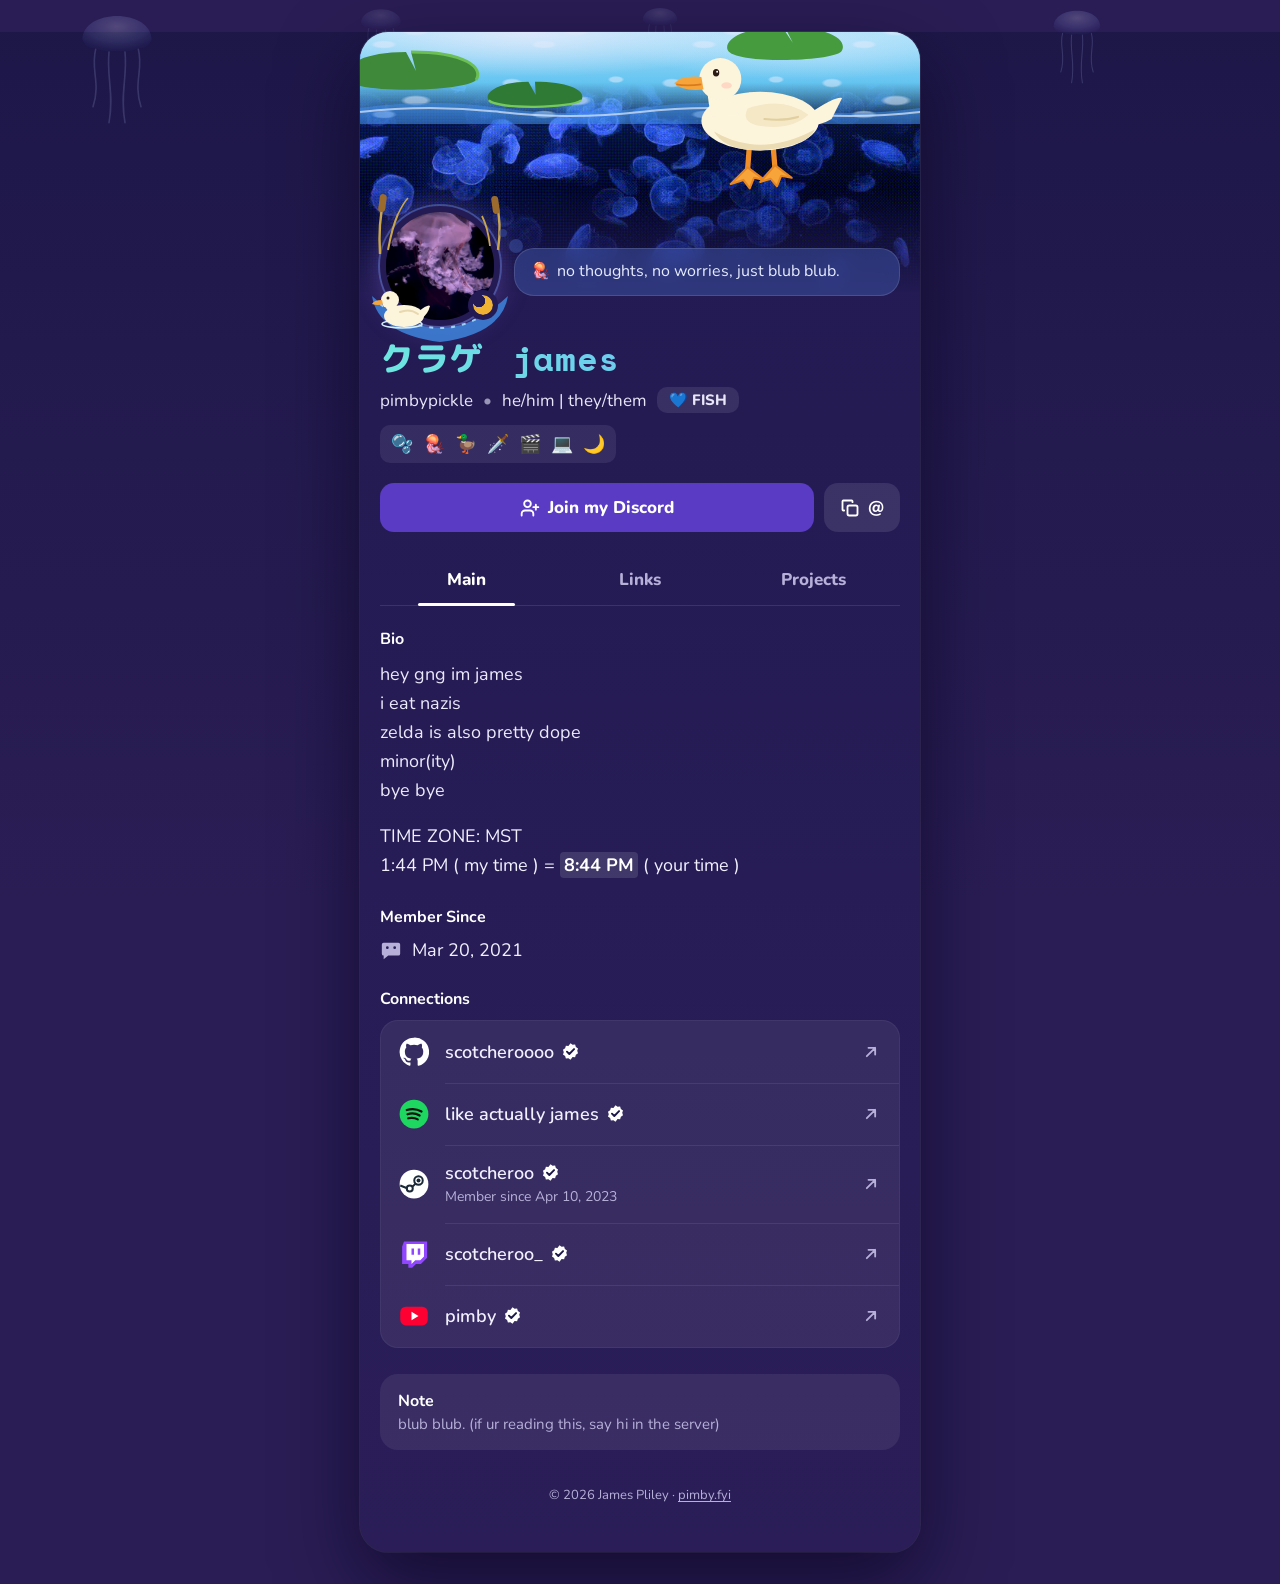
<file: discord.html>
<!DOCTYPE html>
<html lang="en">
<head>
<meta charset="UTF-8">
<meta name="viewport" content="width=device-width, initial-scale=1.0">
<title>クラゲ / james</title>
<meta name="description" content="no thoughts, no worries, just blub blub. links, socials and stuff for james (pimby).">
<meta name="theme-color" content="#1b1440">
<link rel="icon" href="/favicon.ico">
<link rel="preconnect" href="https://fonts.googleapis.com">
<link rel="preconnect" href="https://fonts.gstatic.com" crossorigin>
<link href="https://fonts.googleapis.com/css2?family=M+PLUS+Rounded+1c:wght@500;800&family=Nunito:wght@400;600;700;800&family=Space+Mono:wght@700&display=swap" rel="stylesheet">
<style>
  :root {
    --bg-top: #1d1748;
    --bg-bottom: #2a1d55;
    --card: rgba(255, 255, 255, 0.07);
    --card-hover: rgba(255, 255, 255, 0.12);
    --rim: rgba(255, 255, 255, 0.10);
    --text: #f2f0ff;
    --muted: #b7b0d8;
    --accent: #5a3bc4;
    --accent-hi: #6c4ae0;
    --teal: #6ee7e0;
    --sky: #6aa8ff;
    --duck: #fdf4dc;
    --duck-shade: #ecdcb4;
    --orange: #f7a53a;
    --font: 'Nunito', system-ui, -apple-system, sans-serif;
  }

  * { margin: 0; padding: 0; box-sizing: border-box; }

  html { background: var(--bg-bottom); }
  body {
    font-family: var(--font);
    color: var(--text);
    background: linear-gradient(180deg, var(--bg-top) 0%, var(--bg-bottom) 100%) fixed;
    min-height: 100vh;
    overflow-x: hidden;
    -webkit-font-smoothing: antialiased;
  }

  a { color: inherit; text-decoration: none; }

  /* ---------- drifting background jellies + bubbles ---------- */
  .sea { position: fixed; inset: 0; pointer-events: none; z-index: 0; overflow: hidden; }
  .sea .jelly {
    position: absolute; width: 70px; opacity: .22;
    animation: drift linear infinite, pulse 3.2s ease-in-out infinite;
  }
  .sea .jelly:nth-child(1) { left: 6%;  animation-duration: 38s, 3.4s; animation-delay: -4s, 0s; width: 80px; }
  .sea .jelly:nth-child(2) { left: 82%; animation-duration: 46s, 2.9s; animation-delay: -22s, -1s; width: 54px; }
  .sea .jelly:nth-child(3) { left: 50%; animation-duration: 54s, 3.8s; animation-delay: -36s, -2s; width: 40px; opacity: .15; }
  .sea .jelly:nth-child(4) { left: 28%; animation-duration: 60s, 3.1s; animation-delay: -12s, -.5s; width: 46px; opacity: .14; }
  @keyframes drift {
    from { transform: translate(0, 110vh) rotate(-4deg); }
    50%  { transform: translate(30px, 45vh) rotate(5deg); }
    to   { transform: translate(-10px, -30vh) rotate(-4deg); }
  }
  @keyframes pulse {
    0%, 100% { scale: 1 1; }
    45% { scale: 1.06 .9; }
  }

  .bubble {
    position: absolute; bottom: -20px; border-radius: 50%;
    border: 1px solid rgba(200, 230, 255, .45);
    background: radial-gradient(circle at 30% 30%, rgba(255,255,255,.5), rgba(255,255,255,0) 60%);
    animation: rise linear infinite;
  }
  @keyframes rise {
    from { transform: translate(0, 0); opacity: 0; }
    10% { opacity: .8; }
    to { transform: translate(var(--sway, 20px), -110vh); opacity: 0; }
  }

  /* ---------- card ---------- */
  .profile {
    position: relative; z-index: 1;
    width: min(560px, 100%);
    margin: 0 auto;
    padding-bottom: 48px;
  }
  @media (min-width: 600px) {
    .profile { margin: 32px auto; border-radius: 28px; overflow: hidden;
      background: linear-gradient(180deg, #221a52, #2b1e58);
      box-shadow: 0 30px 80px rgba(5, 2, 25, .6), 0 0 0 1px var(--rim); }
  }

  /* ---------- banner ---------- */
  .banner {
    position: relative; height: 260px; overflow: hidden;
    background: #0b1d5c;
  }
  .banner video, .banner .poster {
    position: absolute; inset: 0; width: 100%; height: 100%; object-fit: cover;
  }
  .banner .deep {
    position: absolute; inset: 0;
    background: linear-gradient(180deg, rgba(40,110,230,.15) 30%, rgba(29,23,72,.0) 60%, var(--bg-top) 100%);
    mix-blend-mode: normal; z-index: 3;
  }
  @media (min-width: 600px) { .banner .deep { background: linear-gradient(180deg, rgba(40,110,230,.15) 30%, rgba(34,26,82,0) 60%, #221a52 100%); } }

  /* surface band: water seen from just below, with light + lily pads */
  .surface {
    position: absolute; left: 0; right: 0; top: 0; height: 92px; z-index: 2;
    background:
      radial-gradient(ellipse 60% 70% at 30% 0%, rgba(255,255,255,.95), transparent 70%),
      radial-gradient(ellipse 50% 60% at 80% 10%, rgba(220,250,255,.9), transparent 70%),
      linear-gradient(180deg, #bff4ff 0%, #6fd3f2 55%, rgba(60,150,230,.0) 100%);
    overflow: hidden;
  }
  .caustics {
    position: absolute; inset: -40px; opacity: .55;
    background-image:
      radial-gradient(ellipse 18px 8px at 20% 30%, #fff 40%, transparent 60%),
      radial-gradient(ellipse 26px 9px at 60% 55%, #fff 40%, transparent 60%),
      radial-gradient(ellipse 14px 6px at 85% 25%, #fff 40%, transparent 60%),
      radial-gradient(ellipse 22px 7px at 40% 75%, #fff 40%, transparent 60%);
    background-size: 160px 70px;
    animation: shimmer 6s linear infinite;
  }
  @keyframes shimmer { to { background-position: 160px 35px; } }
  .waterline { position: absolute; left: 0; bottom: 0; width: 200%; height: 26px; animation: wave 7s linear infinite; }
  @keyframes wave { to { transform: translateX(-50%); } }

  .pad { position: absolute; z-index: 4; animation: padbob 6s ease-in-out infinite; }
  .pad.p1 { top: 14px; left: -24px; width: 150px; }
  .pad.p2 { top: 44px; left: 120px; width: 110px; animation-delay: -2s; }
  .pad.p3 { top: -10px; right: 70px; width: 130px; animation-delay: -4s; }
  @keyframes padbob { 50% { transform: translateY(3px) rotate(2deg); } }

  /* ---------- the duck ---------- */
  .duck-wrap {
    position: absolute; z-index: 5; top: 24px; left: 52%;
    width: 210px; height: 210px;
    animation: paddle-across 26s ease-in-out infinite;
  }
  @keyframes paddle-across {
    0%, 100% { transform: translateX(-60px); }
    50% { transform: translateX(40px); }
  }
  .duck { width: 100%; height: 100%; overflow: visible; }
  .duck .body {
    transform-origin: 100px 62px;
    animation: dabble 9s ease-in-out infinite;
  }
  @keyframes dabble {
    0%, 8%   { transform: rotate(0deg) translateY(0); }
    4%       { transform: rotate(-3deg) translateY(2px); }
    16%      { transform: rotate(-4deg) translateY(1px); }
    26%, 52% { transform: rotate(-62deg) translateY(10px); }   /* head under, tail up */
    34%      { transform: rotate(-58deg) translateY(12px); }
    44%      { transform: rotate(-66deg) translateY(9px); }
    62%      { transform: rotate(4deg) translateY(-2px); }       /* pops back up */
    70%, 100%{ transform: rotate(0deg) translateY(0); }
  }
  .duck .foot { transform-box: fill-box; transform-origin: top center; animation: kick .7s ease-in-out infinite alternate; }
  .duck .foot.f2 { animation-delay: -.35s; }
  @keyframes kick { from { transform: rotate(-28deg); } to { transform: rotate(22deg); } }
  .duck .tail { transform-box: fill-box; transform-origin: left center; animation: wiggle 9s ease-in-out infinite; }
  @keyframes wiggle {
    26%, 50% { transform: rotate(0); }
    28%, 32%, 36%, 40%, 44% { transform: rotate(-14deg); }
    30%, 34%, 38%, 42%, 46% { transform: rotate(10deg); }
  }
  .duck .blink { transform-box: fill-box; transform-origin: center; animation: blink 4.5s infinite; }
  @keyframes blink { 0%, 94%, 100% { transform: scaleY(1); } 97% { transform: scaleY(.1); } }
  .duck-bubbles circle { opacity: 0; animation: duckbub 9s ease-out infinite; }
  .duck-bubbles circle:nth-child(2) { animation-delay: .4s; }
  .duck-bubbles circle:nth-child(3) { animation-delay: .9s; }
  .duck-bubbles circle:nth-child(4) { animation-delay: 1.5s; }
  @keyframes duckbub {
    0%, 28% { opacity: 0; transform: translate(0, 0); }
    32% { opacity: .9; }
    48% { opacity: 0; transform: translate(6px, -70px); }
    100% { opacity: 0; }
  }
  .duck-wrap:hover .body, .duck-wrap.quack .body { animation-duration: 2.2s; }
  .quack-txt {
    position: absolute; top: -4px; left: 6px; font-weight: 800; font-size: 15px;
    color: #fff; text-shadow: 0 2px 6px rgba(0,0,40,.6);
    opacity: 0; transform: translateY(6px) rotate(-8deg); transition: .25s; pointer-events: none;
  }
  .duck-wrap.quack .quack-txt { opacity: 1; transform: translateY(-6px) rotate(-8deg); }

  /* ---------- header row: avatar + status ---------- */
  .head { position: relative; z-index: 6; margin-top: -86px; padding: 0 20px; display: flex; align-items: flex-end; gap: 14px; }
  .avatar { position: relative; width: 120px; height: 120px; flex: none; }
  .avatar .ring {
    position: absolute; inset: 0; border-radius: 50%; overflow: hidden;
    border: 6px solid #241b55; background: #120c2c;
    box-shadow: 0 0 0 2px rgba(120,160,255,.35), 0 0 30px rgba(170,130,255,.35);
  }
  .avatar video, .avatar img.poster { width: 100%; height: 100%; object-fit: cover; display: block; }
  .avatar .deco { position: absolute; inset: -22px; width: calc(100% + 44px); height: calc(100% + 44px); pointer-events: none; overflow: visible; }
  .deco .reed { transform-box: fill-box; transform-origin: bottom center; animation: sway 4s ease-in-out infinite; }
  .deco .reed.r2 { animation-delay: -1.3s; }
  .deco .reed.r3 { animation-delay: -2.1s; }
  @keyframes sway { 50% { transform: rotate(6deg); } }
  .deco .mini-duck { animation: bob 2.6s ease-in-out infinite; }
  @keyframes bob { 50% { transform: translateY(-2.5px) rotate(-3deg); } }
  .deco .ripple { transform-box: fill-box; transform-origin: center; animation: ripple 2.6s ease-out infinite; }
  @keyframes ripple { from { transform: scale(.6); opacity: .8; } to { transform: scale(1.4); opacity: 0; } }
  .status-dot {
    position: absolute; right: 2px; bottom: 6px; width: 30px; height: 30px; border-radius: 50%;
    background: #241b55; display: grid; place-items: center; z-index: 2;
  }
  .status-dot span { width: 20px; height: 20px; border-radius: 50%; background: #f0b232;
    -webkit-mask: radial-gradient(circle at 30% 30%, transparent 6px, #000 6.5px);
            mask: radial-gradient(circle at 30% 30%, transparent 6px, #000 6.5px); }

  .status {
    position: relative; flex: 1; margin-bottom: 30px; padding: 12px 16px;
    border-radius: 20px; background: rgba(60, 80, 160, .55);
    backdrop-filter: blur(8px); -webkit-backdrop-filter: blur(8px);
    border: 1px solid rgba(255,255,255,.12);
    font-size: 16px; line-height: 1.35; color: #e6ecff;
  }
  .status::before, .status::after { content: ''; position: absolute; border-radius: 50%; background: rgba(60, 80, 160, .55); }
  .status::before { width: 14px; height: 14px; left: -6px; top: -10px; }
  .status::after  { width: 8px; height: 8px; left: -16px; top: -20px; }
  .status .emoji { display: inline-block; margin-right: 6px; animation: pulse 2.4s ease-in-out infinite; }

  /* ---------- identity ---------- */
  .info { position: relative; z-index: 2; padding: 14px 20px 0; }
  .name {
    font-size: 34px; line-height: 1.1; font-weight: 800; letter-spacing: .02em;
    background: linear-gradient(90deg, var(--teal), var(--sky) 55%, #a6c8ff);
    -webkit-background-clip: text; background-clip: text; color: transparent;
    background-size: 200% 100%; animation: sheen 6s ease-in-out infinite;
  }
  .name .jp { font-family: 'M PLUS Rounded 1c', var(--font); }
  .name .slash { opacity: .7; margin: 0 .25em; font-weight: 500; }
  .name .en { font-family: 'Space Mono', monospace; }
  @keyframes sheen { 50% { background-position: 100% 0; } }
  .meta { display: flex; flex-wrap: wrap; align-items: center; gap: 6px 10px; margin-top: 8px; font-size: 17px; color: #e8e6f8; }
  .meta .dot { opacity: .6; }
  .chip { display: inline-flex; align-items: center; gap: 6px; padding: 3px 12px; border-radius: 10px; background: rgba(255,255,255,.09); font-weight: 800; font-size: 15px; }
  .badges { display: inline-flex; gap: 4px; margin-top: 12px; padding: 5px 8px; border-radius: 10px; background: rgba(255,255,255,.08); }
  .badge { position: relative; width: 28px; height: 28px; display: grid; place-items: center; font-size: 18px; cursor: default; border-radius: 8px; transition: transform .15s; }
  .badge:hover { transform: translateY(-2px) scale(1.12); }
  .badge::after {
    content: attr(data-tip); position: absolute; bottom: calc(100% + 8px); left: 50%;
    transform: translateX(-50%) translateY(4px); white-space: nowrap;
    padding: 6px 10px; border-radius: 8px; background: #0f0a26; color: #fff; font-size: 13px; font-weight: 700;
    opacity: 0; pointer-events: none; transition: .15s;
  }
  .badge:hover::after, .badge:focus::after { opacity: 1; transform: translateX(-50%) translateY(0); }

  .actions { display: flex; gap: 10px; margin-top: 20px; }
  .btn {
    flex: 1; display: inline-flex; align-items: center; justify-content: center; gap: 8px;
    padding: 13px 16px; border-radius: 14px; border: 0; cursor: pointer;
    font: 800 17px var(--font); color: #fff; background: var(--accent);
    transition: background .15s, transform .1s;
  }
  .btn:hover { background: var(--accent-hi); }
  .btn:active { transform: scale(.98); }
  .btn.ghost { flex: 0 0 auto; background: rgba(255,255,255,.1); }
  .btn.ghost:hover { background: rgba(255,255,255,.16); }
  .btn svg { width: 20px; height: 20px; }

  /* ---------- tabs ---------- */
  .tabs { display: flex; margin: 24px 20px 0; border-bottom: 1px solid rgba(255,255,255,.1); }
  .tab {
    flex: 1; background: none; border: 0; cursor: pointer; padding: 12px 0 14px; position: relative;
    font: 800 17px var(--font); color: var(--muted); transition: color .15s;
  }
  .tab[aria-selected="true"] { color: #fff; }
  .tab[aria-selected="true"]::after { content: ''; position: absolute; left: 22%; right: 22%; bottom: -1px; height: 3px; border-radius: 3px; background: #fff; }
  .panel { padding: 22px 20px 0; animation: fadein .3s ease; }
  .panel[hidden] { display: none; }
  @keyframes fadein { from { opacity: 0; transform: translateY(6px); } }

  h2 { font-size: 16px; font-weight: 700; color: #fff; margin: 0 0 10px; }
  .section + .section { margin-top: 26px; }
  .bio { font-size: 18px; line-height: 1.6; color: #ece9fb; }
  .tz { margin-top: 18px; font-size: 18px; line-height: 1.6; }
  .tz mark { background: rgba(255,255,255,.12); color: #fff; padding: 1px 4px; border-radius: 4px; font-weight: 700; }
  .since { display: flex; align-items: center; gap: 10px; font-size: 18px; }
  .since svg { width: 22px; height: 22px; color: var(--muted); }

  /* list cards (connections + links) */
  .list { border-radius: 18px; background: var(--card); overflow: hidden; border: 1px solid rgba(255,255,255,.05); }
  .row {
    display: flex; align-items: center; gap: 16px; padding: 16px 18px; position: relative;
    transition: background .15s;
  }
  .row:hover { background: rgba(255,255,255,.05); }
  .row + .row::before { content: ''; position: absolute; top: 0; left: 64px; right: 0; height: 1px; background: rgba(255,255,255,.08); }
  .row .ico { width: 30px; height: 30px; flex: none; display: grid; place-items: center; }
  .row .ico svg { width: 30px; height: 30px; }
  .row .txt { flex: 1; min-width: 0; }
  .row .label { font-size: 18px; font-weight: 600; display: flex; align-items: center; gap: 7px; }
  .row .sub { font-size: 14px; color: var(--muted); margin-top: 1px; }
  .row .check { width: 19px; height: 19px; flex: none; }
  .row .arrow { width: 20px; height: 20px; color: var(--muted); flex: none; transition: transform .2s, color .2s; }
  .row:hover .arrow { transform: translate(2px, -2px); color: #fff; }

  /* link tree buttons */
  .tree { display: grid; gap: 10px; }
  .tree a {
    display: flex; align-items: center; gap: 14px; padding: 14px 16px; border-radius: 16px;
    background: var(--card); border: 1px solid rgba(255,255,255,.06);
    transition: transform .18s, background .18s, border-color .18s;
    opacity: 0; transform: translateY(10px); animation: pop .45s ease forwards;
  }
  .tree a:hover { background: var(--card-hover); border-color: rgba(140,180,255,.35); transform: translateY(-2px); }
  @keyframes pop { to { opacity: 1; transform: none; } }
  .tree .emo { width: 40px; height: 40px; flex: none; border-radius: 12px; display: grid; place-items: center; font-size: 21px; background: rgba(255,255,255,.08); }
  .tree .emo svg { width: 22px; height: 22px; }
  .tree .label { font-weight: 800; font-size: 17px; }
  .tree .sub { font-size: 14px; color: var(--muted); }
  .tree .txt { flex: 1; min-width: 0; }

  .note { margin-top: 26px; padding: 16px 18px; border-radius: 18px; background: var(--card); font-size: 15px; color: var(--muted); }
  .note b { color: #fff; display: block; font-size: 16px; margin-bottom: 2px; }

  footer { text-align: center; color: var(--muted); font-size: 13px; margin-top: 36px; position: relative; z-index: 1; }
  footer a { text-decoration: underline; text-underline-offset: 2px; }

  .toast {
    position: fixed; left: 50%; bottom: 28px; transform: translate(-50%, 20px); z-index: 20;
    padding: 10px 18px; border-radius: 12px; background: #0f0a26; color: #fff; font-weight: 700;
    box-shadow: 0 10px 30px rgba(0,0,0,.4); opacity: 0; transition: .25s; pointer-events: none;
  }
  .toast.show { opacity: 1; transform: translate(-50%, 0); }

  @media (max-width: 420px) {
    .banner { height: 230px; }
    .duck-wrap { width: 180px; height: 180px; left: 46%; }
    .avatar { width: 104px; height: 104px; }
    .head { margin-top: -74px; padding: 0 16px; }
    .info, .panel { padding-left: 16px; padding-right: 16px; }
    .tabs { margin-left: 16px; margin-right: 16px; }
    .status { font-size: 15px; margin-bottom: 22px; }
    .name { font-size: 29px; }
  }

  @media (prefers-reduced-motion: reduce) {
    *, *::before, *::after { animation: none !important; transition: none !important; }
    .tree a { opacity: 1; transform: none; }
  }
</style>
</head>
<body>

<!-- background: drifting jellies + bubbles -->
<div class="sea" aria-hidden="true">
  <svg class="jelly" viewBox="0 0 60 100"><use href="#jelly-shape"/></svg>
  <svg class="jelly" viewBox="0 0 60 100"><use href="#jelly-shape"/></svg>
  <svg class="jelly" viewBox="0 0 60 100"><use href="#jelly-shape"/></svg>
  <svg class="jelly" viewBox="0 0 60 100"><use href="#jelly-shape"/></svg>
</div>

<svg width="0" height="0" style="position:absolute" aria-hidden="true">
  <defs>
    <radialGradient id="jg" cx="50%" cy="30%" r="70%">
      <stop offset="0" stop-color="#e9e4ff"/><stop offset=".6" stop-color="#9db8ff" stop-opacity=".6"/><stop offset="1" stop-color="#7a8cff" stop-opacity=".1"/>
    </radialGradient>
    <symbol id="jelly-shape" viewBox="0 0 60 100">
      <path d="M4 30 C4 6 56 6 56 30 Q52 38 46 36 Q40 40 30 38 Q20 40 14 36 Q8 38 4 30Z" fill="url(#jg)"/>
      <g stroke="#b8c8ff" stroke-width="1.2" fill="none" stroke-linecap="round" opacity=".8">
        <path d="M14 37 C10 52 18 62 12 80"/><path d="M24 39 C22 58 28 70 24 92"/>
        <path d="M36 39 C38 58 32 70 36 92"/><path d="M46 37 C50 52 42 62 48 80"/>
      </g>
    </symbol>
    <symbol id="check" viewBox="0 0 24 24">
      <path fill="#fff" d="M12 1.5l2.6 1.9 3.2-.2 1 3.1 2.7 1.8-1 3.1 1 3.1-2.7 1.8-1 3.1-3.2-.2L12 22.5l-2.6-1.9-3.2.2-1-3.1L2.5 15.9l1-3.1-1-3.1 2.7-1.8 1-3.1 3.2.2z"/>
      <path d="M7.5 12.2l3 3 6-6.2" stroke="#1d1748" stroke-width="2.4" fill="none" stroke-linecap="round" stroke-linejoin="round"/>
    </symbol>
    <symbol id="arrow" viewBox="0 0 24 24"><path d="M7 17L17 7M9 7h8v8" stroke="currentColor" stroke-width="2.2" fill="none" stroke-linecap="round" stroke-linejoin="round"/></symbol>
  </defs>
</svg>

<main class="profile">

  <!-- ===== banner: pond surface, duck, jellies ===== -->
  <div class="banner">
    <video autoplay muted loop playsinline preload="auto" poster="/images/profile/jellies-blue.jpg" aria-hidden="true">
      <source src="/images/profile/jellies-blue.mp4" type="video/mp4">
    </video>

    <div class="surface" aria-hidden="true">
      <div class="caustics"></div>
      <svg class="waterline" viewBox="0 0 800 26" preserveAspectRatio="none">
        <path d="M0 10 Q50 0 100 10 T200 10 T300 10 T400 10 T500 10 T600 10 T700 10 T800 10 V26 H0Z" fill="rgba(70,150,235,.55)"/>
        <path d="M0 14 Q50 6 100 14 T200 14 T300 14 T400 14 T500 14 T600 14 T700 14 T800 14" stroke="#fff" stroke-opacity=".7" stroke-width="2" fill="none"/>
      </svg>
    </div>

    <!-- lily pads (seen from below) -->
    <svg class="pad p1" viewBox="0 0 150 50" aria-hidden="true"><path d="M75 6 C130 6 148 22 140 34 C128 46 22 48 10 34 C2 24 20 6 70 6 L80 25 Z" fill="#3e8a3a"/><path d="M75 6 C130 6 148 22 140 34" stroke="#6bbf55" stroke-width="3" fill="none"/></svg>
    <svg class="pad p2" viewBox="0 0 150 50" aria-hidden="true"><path d="M75 8 C126 8 146 22 138 33 C126 44 24 46 12 33 C4 24 24 8 66 8 L76 26 Z" fill="#2f7a35"/><path d="M12 33 C24 46 126 44 138 33" stroke="#76c95a" stroke-width="3" fill="none"/></svg>
    <svg class="pad p3" viewBox="0 0 150 50" aria-hidden="true"><path d="M75 6 C130 6 148 22 140 34 C128 46 22 48 10 34 C2 24 20 6 72 6 L84 24 Z" fill="#479b3f"/></svg>

    <!-- the duck: an original hand-drawn svg, dabbles head-first into the jellies -->
    <div class="duck-wrap" id="duck" role="img" aria-label="a duck dipping its head under the water">
      <span class="quack-txt">quack!</span>
      <svg class="duck" viewBox="0 0 200 200">
        <g class="duck-bubbles" fill="none" stroke="#e6f6ff" stroke-width="1.5">
          <circle cx="38" cy="120" r="4"/><circle cx="46" cy="132" r="3"/><circle cx="30" cy="140" r="5"/><circle cx="42" cy="150" r="2.5"/>
        </g>
        <g class="body">
          <!-- feet (under the water, paddling) -->
          <g class="foot f1"><path d="M94 82 L92 108" stroke="#f08f2a" stroke-width="5" stroke-linecap="round"/><path d="M92 106 L76 122 L88 118 L94 126 L98 116 L108 118 Z" fill="var(--orange)" stroke="#e88722" stroke-width="2" stroke-linejoin="round"/></g>
          <g class="foot f2"><path d="M116 82 L118 106" stroke="#f08f2a" stroke-width="5" stroke-linecap="round"/><path d="M118 104 L104 120 L114 117 L120 124 L124 114 L134 116 Z" fill="var(--orange)" stroke="#e88722" stroke-width="2" stroke-linejoin="round"/></g>
          <!-- tail -->
          <path class="tail" d="M152 54 Q176 38 182 40 Q176 52 172 60 Q162 66 150 66 Z" fill="var(--duck)"/>
          <!-- body -->
          <ellipse cx="104" cy="62" rx="56" ry="28" fill="var(--duck)"/>
          <path d="M60 72 Q104 98 156 70 Q150 86 104 90 Q70 90 60 72Z" fill="var(--duck-shade)"/>
          <!-- wing -->
          <path d="M92 50 Q126 38 150 56 Q132 72 100 66 Q86 62 92 50Z" fill="#f4e8c6"/>
          <path d="M108 60 Q126 62 140 58" stroke="#e2cf9f" stroke-width="2" fill="none" stroke-linecap="round"/>
          <!-- neck + head -->
          <path d="M58 58 Q50 30 58 18 L80 22 Q74 40 84 56 Z" fill="var(--duck)"/>
          <circle cx="66" cy="22" r="20" fill="var(--duck)"/>
          <!-- bill -->
          <path d="M48 20 Q30 18 22 26 Q30 34 50 32 Z" fill="var(--orange)"/>
          <path d="M24 27 Q34 29 48 27" stroke="#d97a1e" stroke-width="1.6" fill="none"/>
          <!-- eye -->
          <ellipse class="blink" cx="62" cy="16" rx="3" ry="3.6" fill="#2b1c14"/>
          <circle cx="63" cy="15" r=".9" fill="#fff"/>
          <!-- cheek -->
          <ellipse cx="72" cy="28" rx="5" ry="3" fill="#ffb7a8" opacity=".45"/>
        </g>
      </svg>
    </div>

    <div class="deep"></div>
  </div>

  <!-- ===== avatar + status ===== -->
  <div class="head">
    <div class="avatar">
      <div class="ring">
        <video autoplay muted loop playsinline preload="auto" poster="/images/profile/jelly-purple.jpg" aria-label="purple jellyfish avatar">
          <source src="/images/profile/jelly-purple.mp4" type="video/mp4">
        </video>
      </div>
      <!-- avatar decoration: cattails + a little floating duck -->
      <svg class="deco" viewBox="0 0 164 164" aria-hidden="true">
        <g class="reed r1"><path d="M22 70 Q20 40 26 14" stroke="#c9a54e" stroke-width="2.4" fill="none"/><rect x="21" y="10" width="7" height="18" rx="3.5" fill="#9b6b2e" transform="rotate(8 24 19)"/></g>
        <g class="reed r2"><path d="M30 66 Q34 44 40 30" stroke="#c9a54e" stroke-width="2" fill="none"/><path d="M40 30 Q46 18 50 14" stroke="#c9a54e" stroke-width="1.6" fill="none"/></g>
        <g class="reed r3"><path d="M140 66 Q144 40 138 16" stroke="#c9a54e" stroke-width="2.4" fill="none"/><rect x="134" y="12" width="7" height="18" rx="3.5" fill="#9b6b2e" transform="rotate(-8 137 21)"/></g>
        <g class="reed r1"><path d="M132 62 Q130 44 124 32" stroke="#c9a54e" stroke-width="1.8" fill="none"/></g>
        <!-- water arc at bottom -->
        <path d="M14 112 Q82 176 150 112 Q144 150 82 158 Q20 150 14 112Z" fill="#3d7fd6" opacity=".9"/>
        <path d="M22 120 Q82 168 142 120" stroke="#a9dcff" stroke-width="2" fill="none" stroke-dasharray="4 7" opacity=".9"/>
        <ellipse class="ripple" cx="44" cy="140" rx="20" ry="4" fill="none" stroke="#d6f1ff" stroke-width="1.5"/>
        <!-- mini duck -->
        <g class="mini-duck">
          <ellipse cx="46" cy="132" rx="20" ry="11" fill="var(--duck)"/>
          <path d="M60 128 Q70 120 72 122 Q70 130 64 134Z" fill="var(--duck)"/>
          <circle cx="32" cy="116" r="9" fill="var(--duck)"/>
          <path d="M28 124 Q30 128 36 128 L36 118Z" fill="var(--duck)"/>
          <path d="M24 116 Q16 116 14 120 Q20 122 25 120Z" fill="var(--orange)"/>
          <circle cx="30" cy="114" r="1.5" fill="#2b1c14"/>
          <path d="M42 128 Q52 124 60 130" stroke="#e8d8ad" stroke-width="2" fill="none" stroke-linecap="round"/>
        </g>
      </svg>
      <div class="status-dot" title="idle"><span></span></div>
    </div>
    <div class="status"><span class="emoji">🪼</span>no thoughts, no worries, just blub blub.</div>
  </div>

  <!-- ===== name + tags ===== -->
  <section class="info">
    <h1 class="name"><span class="jp">クラゲ</span><span class="slash">/</span><span class="en">james</span></h1>
    <div class="meta">
      <span>pimbypickle</span><span class="dot">•</span><span>he/him | they/them</span>
      <span class="chip">💙 FISH</span>
    </div>
    <div class="badges">
      <span class="badge" tabindex="0" data-tip="certified blub-er">🫧</span>
      <span class="badge" tabindex="0" data-tip="jellyfish enjoyer">🪼</span>
      <span class="badge" tabindex="0" data-tip="duck appreciator">🦆</span>
      <span class="badge" tabindex="0" data-tip="zelda is pretty dope">🗡️</span>
      <span class="badge" tabindex="0" data-tip="makes videos">🎬</span>
      <span class="badge" tabindex="0" data-tip="writes (bad) code">💻</span>
      <span class="badge" tabindex="0" data-tip="here since 2021">🌙</span>
    </div>

    <div class="actions">
      <a class="btn" href="https://discord.gg/A9hZaJjKem" target="_blank" rel="noopener">
        <svg viewBox="0 0 24 24" fill="none" stroke="currentColor" stroke-width="2.2" stroke-linecap="round" stroke-linejoin="round"><path d="M16 21v-2a4 4 0 0 0-4-4H6a4 4 0 0 0-4 4v2"/><circle cx="9" cy="7" r="4"/><path d="M19 8v6M22 11h-6"/></svg>
        Join my Discord
      </a>
      <button class="btn ghost" id="copy" type="button" aria-label="copy username">
        <svg viewBox="0 0 24 24" fill="none" stroke="currentColor" stroke-width="2.2" stroke-linecap="round" stroke-linejoin="round"><rect x="9" y="9" width="12" height="12" rx="2"/><path d="M5 15H4a1 1 0 0 1-1-1V4a1 1 0 0 1 1-1h10a1 1 0 0 1 1 1v1"/></svg>
        @
      </button>
    </div>
  </section>

  <!-- ===== tabs ===== -->
  <div class="tabs" role="tablist">
    <button class="tab" role="tab" aria-selected="true" aria-controls="p-main" id="t-main">Main</button>
    <button class="tab" role="tab" aria-selected="false" aria-controls="p-links" id="t-links">Links</button>
    <button class="tab" role="tab" aria-selected="false" aria-controls="p-projects" id="t-projects">Projects</button>
  </div>

  <!-- MAIN -->
  <section class="panel" id="p-main" role="tabpanel" aria-labelledby="t-main">
    <div class="section">
      <h2>Bio</h2>
      <p class="bio">hey gng im james<br>i eat nazis<br>zelda is also pretty dope<br>minor(ity)<br>bye bye</p>
      <p class="tz">TIME ZONE: MST<br><span id="mytime">--:--</span> ( my time ) = <mark id="yourtime">--:--</mark> ( your time )</p>
    </div>

    <div class="section">
      <h2>Member Since</h2>
      <p class="since">
        <svg viewBox="0 0 24 24" fill="currentColor"><path d="M4 4h16a2 2 0 0 1 2 2v10a2 2 0 0 1-2 2H9l-5 4v-4a2 2 0 0 1-2-2V6a2 2 0 0 1 2-2zm4 7a1.5 1.5 0 1 0 0-3 1.5 1.5 0 0 0 0 3zm8 0a1.5 1.5 0 1 0 0-3 1.5 1.5 0 0 0 0 3z"/></svg>
        Mar 20, 2021
      </p>
    </div>

    <div class="section">
      <h2>Connections</h2>
      <div class="list">
        <a class="row" href="https://github.com/scotcheroooo" target="_blank" rel="noopener">
          <span class="ico"><svg viewBox="0 0 24 24" fill="#fff"><path d="M12 .5a11.5 11.5 0 0 0-3.64 22.41c.58.1.79-.25.79-.56v-2c-3.2.7-3.88-1.37-3.88-1.37-.52-1.33-1.28-1.69-1.28-1.69-1.05-.71.08-.7.08-.7 1.16.08 1.77 1.19 1.77 1.19 1.03 1.77 2.7 1.26 3.36.96.1-.75.4-1.26.73-1.55-2.55-.29-5.24-1.28-5.24-5.69 0-1.26.45-2.29 1.19-3.09-.12-.29-.52-1.46.11-3.05 0 0 .97-.31 3.17 1.18a11 11 0 0 1 5.77 0c2.2-1.49 3.17-1.18 3.17-1.18.63 1.59.23 2.76.11 3.05.74.8 1.19 1.83 1.19 3.09 0 4.42-2.7 5.39-5.26 5.68.41.36.78 1.06.78 2.14v3.17c0 .31.21.67.8.56A11.5 11.5 0 0 0 12 .5z"/></svg></span>
          <span class="txt"><span class="label">scotcheroooo <svg class="check"><use href="#check"/></svg></span></span>
          <svg class="arrow"><use href="#arrow"/></svg>
        </a>
        <!-- TODO: swap in your spotify profile link (open.spotify.com/user/...) -->
        <a class="row" href="https://open.spotify.com/" target="_blank" rel="noopener">
          <span class="ico"><svg viewBox="0 0 24 24"><circle cx="12" cy="12" r="11.5" fill="#1ed760"/><path d="M6.2 8.8c3.9-1.2 8.4-.8 11.8 1.2M6.8 12.2c3.2-1 6.9-.6 9.7 1M7.4 15.4c2.6-.7 5.3-.4 7.6.9" stroke="#121212" stroke-width="1.8" stroke-linecap="round" fill="none"/></svg></span>
          <span class="txt"><span class="label">like actually james <svg class="check"><use href="#check"/></svg></span></span>
          <svg class="arrow"><use href="#arrow"/></svg>
        </a>
        <a class="row" href="https://steamcommunity.com/id/scotcheroo" target="_blank" rel="noopener">
          <span class="ico"><svg viewBox="0 0 24 24"><circle cx="12" cy="12" r="11.5" fill="#fff"/><circle cx="15.6" cy="9.2" r="3.4" fill="none" stroke="#1b2838" stroke-width="1.6"/><circle cx="15.6" cy="9.2" r="1.6" fill="#1b2838"/><circle cx="8.6" cy="15.6" r="2.4" fill="none" stroke="#1b2838" stroke-width="1.6"/><path d="M1 13.2l6 2.4M10.4 14.4l3.4-3.1" stroke="#1b2838" stroke-width="1.6"/></svg></span>
          <span class="txt"><span class="label">scotcheroo <svg class="check"><use href="#check"/></svg></span><span class="sub">Member since Apr 10, 2023</span></span>
          <svg class="arrow"><use href="#arrow"/></svg>
        </a>
        <a class="row" href="https://www.twitch.tv/scotcheroo_" target="_blank" rel="noopener">
          <span class="ico"><svg viewBox="0 0 24 24"><path d="M4 2L2.5 6v14h5v3h3l3-3h4l5-5V2z" fill="#9146ff"/><path d="M6 4h14v10l-3 3h-4l-3 3v-3H6z" fill="#fff"/><path d="M11 7.5v5M16 7.5v5" stroke="#9146ff" stroke-width="2"/></svg></span>
          <span class="txt"><span class="label">scotcheroo_ <svg class="check"><use href="#check"/></svg></span></span>
          <svg class="arrow"><use href="#arrow"/></svg>
        </a>
        <a class="row" href="https://www.youtube.com/@simplypimby" target="_blank" rel="noopener">
          <span class="ico"><svg viewBox="0 0 24 24"><rect x="1" y="4.5" width="22" height="15" rx="4.5" fill="#ff0033"/><path d="M10 8.6l5.6 3.4-5.6 3.4z" fill="#fff"/></svg></span>
          <span class="txt"><span class="label">pimby <svg class="check"><use href="#check"/></svg></span></span>
          <svg class="arrow"><use href="#arrow"/></svg>
        </a>
      </div>
    </div>

    <div class="note"><b>Note</b>blub blub. (if ur reading this, say hi in the server)</div>
  </section>

  <!-- LINKS (link tree) -->
  <section class="panel" id="p-links" role="tabpanel" aria-labelledby="t-links" hidden>
    <div class="tree">
      <a href="https://www.youtube.com/@simplypimby" target="_blank" rel="noopener"><span class="emo">▶️</span><span class="txt"><div class="label">YouTube</div><div class="sub">@simplypimby</div></span><svg class="arrow" width="20" height="20"><use href="#arrow"/></svg></a>
      <a href="https://www.tiktok.com/@simplypimby" target="_blank" rel="noopener"><span class="emo">🎵</span><span class="txt"><div class="label">TikTok</div><div class="sub">@simplypimby</div></span><svg class="arrow" width="20" height="20"><use href="#arrow"/></svg></a>
      <a href="https://www.twitch.tv/scotcheroo_" target="_blank" rel="noopener"><span class="emo">📺</span><span class="txt"><div class="label">Twitch</div><div class="sub">scotcheroo_</div></span><svg class="arrow" width="20" height="20"><use href="#arrow"/></svg></a>
      <a href="https://www.instagram.com/scotcheroooo" target="_blank" rel="noopener"><span class="emo">📸</span><span class="txt"><div class="label">Instagram</div><div class="sub">scotcheroooo</div></span><svg class="arrow" width="20" height="20"><use href="#arrow"/></svg></a>
      <a href="https://discord.gg/A9hZaJjKem" target="_blank" rel="noopener"><span class="emo">💬</span><span class="txt"><div class="label">Discord server</div><div class="sub">come hang out</div></span><svg class="arrow" width="20" height="20"><use href="#arrow"/></svg></a>
      <a href="https://github.com/scotcheroooo" target="_blank" rel="noopener"><span class="emo">🐙</span><span class="txt"><div class="label">GitHub</div><div class="sub">scotcheroooo</div></span><svg class="arrow" width="20" height="20"><use href="#arrow"/></svg></a>
      <a href="https://steamcommunity.com/id/scotcheroo" target="_blank" rel="noopener"><span class="emo">🎮</span><span class="txt"><div class="label">Steam</div><div class="sub">scotcheroo</div></span><svg class="arrow" width="20" height="20"><use href="#arrow"/></svg></a>
      <a href="/"><span class="emo">🌐</span><span class="txt"><div class="label">pimby.fyi</div><div class="sub">the main site</div></span><svg class="arrow" width="20" height="20"><use href="#arrow"/></svg></a>
      <a href="mailto:scotcherooski@gmail.com"><span class="emo">✉️</span><span class="txt"><div class="label">Email</div><div class="sub">scotcherooski@gmail.com</div></span><svg class="arrow" width="20" height="20"><use href="#arrow"/></svg></a>
    </div>
  </section>

  <!-- PROJECTS -->
  <section class="panel" id="p-projects" role="tabpanel" aria-labelledby="t-projects" hidden>
    <div class="tree">
      <a href="https://commissions.scotch.quest" target="_blank" rel="noopener"><span class="emo">🛠️</span><span class="txt"><div class="label">Commissions</div><div class="sub">book a coded project with Butterscotch Development</div></span><svg class="arrow" width="20" height="20"><use href="#arrow"/></svg></a>
      <a href="https://streamschedule.org" target="_blank" rel="noopener"><span class="emo">🗓️</span><span class="txt"><div class="label">streamschedule.org</div><div class="sub">build and publish a customizable stream schedule</div></span><svg class="arrow" width="20" height="20"><use href="#arrow"/></svg></a>
      <a href="https://betterqr.scotch.quest" target="_blank" rel="noopener"><span class="emo">🔳</span><span class="txt"><div class="label">betterQR</div><div class="sub">dynamic QR codes with locks + scan analytics</div></span><svg class="arrow" width="20" height="20"><use href="#arrow"/></svg></a>
      <a href="https://wishyy.scotch.quest" target="_blank" rel="noopener"><span class="emo">🎁</span><span class="txt"><div class="label">wishyy</div><div class="sub">a multi-family gift list, so nobody doubles up</div></span><svg class="arrow" width="20" height="20"><use href="#arrow"/></svg></a>
      <a href="https://idea.scotch.quest" target="_blank" rel="noopener"><span class="emo">💡</span><span class="txt"><div class="label">idea.</div><div class="sub">a password-locked vault for notes and ideas</div></span><svg class="arrow" width="20" height="20"><use href="#arrow"/></svg></a>
      <a href="https://glep.club" target="_blank" rel="noopener"><span class="emo">😁</span><span class="txt"><div class="label">glep.club</div><div class="sub">a Smiling Friends fan site, blog, and gallery</div></span><svg class="arrow" width="20" height="20"><use href="#arrow"/></svg></a>
      <a href="https://slimetutorials.com" target="_blank" rel="noopener"><span class="emo">🟢</span><span class="txt"><div class="label">slimetutorials.com</div><div class="sub">slime tutorials</div></span><svg class="arrow" width="20" height="20"><use href="#arrow"/></svg></a>
    </div>
  </section>

  <footer>&copy; 2026 James Pliley · <a href="/">pimby.fyi</a></footer>
</main>

<div class="toast" id="toast" role="status"></div>

<script>
  // --- tabs ---
  const tabs = document.querySelectorAll('.tab');
  tabs.forEach(tab => tab.addEventListener('click', () => {
    tabs.forEach(t => {
      const on = t === tab;
      t.setAttribute('aria-selected', on);
      document.getElementById(t.getAttribute('aria-controls')).hidden = !on;
    });
    // restagger the link-tree entrance
    document.querySelectorAll('#' + tab.getAttribute('aria-controls') + ' .tree a').forEach((a, i) => {
      a.style.animation = 'none'; a.offsetHeight;
      a.style.animation = ''; a.style.animationDelay = (i * 55) + 'ms';
    });
  }));

  // --- live time zone line: "12:00 PM (my time) = X (your time)" ---
  const fmt = (tz) => new Intl.DateTimeFormat('en-US', { hour: 'numeric', minute: '2-digit', timeZone: tz }).format(new Date());
  function tick() {
    document.getElementById('mytime').textContent = fmt('America/Denver');
    document.getElementById('yourtime').textContent = fmt(undefined);
  }
  tick(); setInterval(tick, 15000);

  // --- copy username ---
  const toast = document.getElementById('toast');
  function say(msg) { toast.textContent = msg; toast.classList.add('show'); clearTimeout(say.t); say.t = setTimeout(() => toast.classList.remove('show'), 1600); }
  document.getElementById('copy').addEventListener('click', async () => {
    try { await navigator.clipboard.writeText('pimbypickle'); say('copied pimbypickle 🪼'); }
    catch { say('username: pimbypickle'); }
  });

  // --- poke the duck ---
  const duck = document.getElementById('duck');
  duck.addEventListener('click', () => {
    duck.classList.add('quack');
    setTimeout(() => duck.classList.remove('quack'), 900);
  });

  // --- bubbles ---
  const sea = document.querySelector('.sea');
  if (!matchMedia('(prefers-reduced-motion: reduce)').matches) {
    for (let i = 0; i < 18; i++) {
      const b = document.createElement('span');
      const s = 4 + Math.random() * 10;
      b.className = 'bubble';
      b.style.cssText = `left:${Math.random() * 100}%;width:${s}px;height:${s}px;animation-duration:${10 + Math.random() * 14}s;animation-delay:${-Math.random() * 20}s;--sway:${(Math.random() * 60 - 30).toFixed(0)}px`;
      sea.appendChild(b);
    }
  }
</script>
</body>
</html>
</file>
<file: assets/css/style.css>
html {

    background-color:black;
    max-width: 100%;
    overflow-x: hidden;
}
#main {
    padding-left:1%;
    padding-right:1%;
}
@font-face {
    font-family:BigBlue; src:url('/assets/css/bigblue.ttf');
}

h1 {

    font-size: clamp(100%, 1rem + 2vw, 140px);
    color: rgb(0, 179, 0);;
    text-transform: uppercase;
    font-weight: 300;
    text-align: center;
    margin-bottom: 15px;
    font-family:BigBlue, monospace;

}

h2 {

    font-size: clamp(100%, 1rem + 2vw, 35px);
    color: rgb(0, 179, 0);;
    font-weight: 300;
    text-align: left;
    margin-bottom: 15px;
    font-family:BigBlue, monospace;

}

h3 {

    font-size: clamp(100%, 1rem + 2vw, 25px);
    color: rgb(0, 179, 0);;
    font-weight: 300;
    text-align: left;
    margin-bottom: 15px;
    font-family:BigBlue, monospace;

}

h4 {

  font-size: clamp(100%, 1rem + 2vw, 13px);
  color: rgb(0, 179, 0);;
  font-weight: 300;
  text-align: left;
  margin-bottom: 15px;
    font-family:BigBlue, monospace;

}

.albumcontainer {

  display:grid;
  align-items: center; 
  justify-content: left;
  display:flex;
  grid-template-columns: 1fr 1fr 1fr;
  column-gap: 15px;

}

.albumtext {

  font-size: 20px;
  padding-left: 20px;

}

a {

    font-size: clamp(100%, 1rem + 2vw, 15px);
    color: rgb(0, 179, 0);;
    font-weight: 300;
    text-align: left;
    margin-bottom: 15px;
    font-family:BigBlue, monospace;


}

p {

    font-size: clamp(100%, 1rem + 2vw, 20px);
    color: rgb(0, 179, 0);
    font-weight: 300;
    text-align: left;
    margin-bottom: 15px;
    font-family:BigBlue, monospace;


}

li {

  font-size: clamp(100%, 1rem + 2vw, 20px);
  color: rgb(0, 179, 0);
  font-weight: 300;
  text-align: left;
  margin-bottom: 15px;
  font-family:BigBlue, monospace;


}


  a:link {
    color: rgb(0, 179, 0);
  }
  

  /* mouse over link */
  a:hover {
    background-color: rgb(0, 179, 0);
    color: black;
  }
  
  /* selected link */
  a:active {
    color: rgb(0, 179, 0);
  }

  ::selection {
    font-size: 2em;
    color: black;
    background-color: rgb(0, 179, 0);; 
  }

  .embeds {

    text-align: center;
    margin: auto;

  }

  .projects {

    padding-left: 4%;
    padding-right: 4%;
    border-left: 4px solid rgb(0, 179, 0);
    border-right: 4px solid rgb(0, 179, 0);
    border-bottom: 4px solid rgb(0, 179, 0);
    padding-bottom:1%;

  }

  .infos {

    padding-left: 4%;

  }

  .projectcontainer {

    padding-bottom: 1%;
    padding-top: 1%;

  }

  #infocontainer {

    padding-bottom: 20%;

  }
  
  .projectimage {
    border: 4px solid rgb(0, 179, 0);
    
  }

  #cursor p::after {
    content: "";
    width: 7px;
    height: 14px;
    background: green;
    display: inline-block;
    animation: cursor-blink 1.5s steps(2) infinite;

  }

   #cursor p {
    align-items: center;
    gap: 2px;
  }

  @keyframes cursor-blink {
    0% {
      opacity: 0;
    }
  }

  @keyframes flicker {
    0% {
      opacity: 0.27861;
    }
    5% {
      opacity: 0.34769;
    }
    10% {
      opacity: 0.23604;
    }
    15% {
      opacity: 0.90626;
    }
    20% {
      opacity: 0.18128;
    }
    25% {
      opacity: 0.83891;
    }
    30% {
      opacity: 0.65583;
    }
    35% {
      opacity: 0.67807;
    }
    40% {
      opacity: 0.26559;
    }
    45% {
      opacity: 0.84693;
    }
    50% {
      opacity: 0.96019;
    }
    55% {
      opacity: 0.08594;
    }
    60% {
      opacity: 0.20313;
    }
    65% {
      opacity: 0.71988;
    }
    70% {
      opacity: 0.53455;
    }
    75% {
      opacity: 0.37288;
    }
    80% {
      opacity: 0.71428;
    }
    85% {
      opacity: 0.70419;
    }
    90% {
      opacity: 0.7003;
    }
    95% {
      opacity: 0.36108;
    }
    100% {
      opacity: 0.24387;
    }
  }
  @keyframes textShadow {
    0% {
      text-shadow: 0.4389924193300864px 0 1px rgba(0,30,255,0.5), -0.4389924193300864px 0 1px rgba(255,0,80,0.3), 0 0 3px;
    }
    5% {
      text-shadow: 2.7928974010788217px 0 1px rgba(0,30,255,0.5), -2.7928974010788217px 0 1px rgba(255,0,80,0.3), 0 0 3px;
    }
    10% {
      text-shadow: 0.02956275843481219px 0 1px rgba(0,30,255,0.5), -0.02956275843481219px 0 1px rgba(255,0,80,0.3), 0 0 3px;
    }
    15% {
      text-shadow: 0.40218538552878136px 0 1px rgba(0,30,255,0.5), -0.40218538552878136px 0 1px rgba(255,0,80,0.3), 0 0 3px;
    }
    20% {
      text-shadow: 3.4794037899852017px 0 1px rgba(0,30,255,0.5), -3.4794037899852017px 0 1px rgba(255,0,80,0.3), 0 0 3px;
    }
    25% {
      text-shadow: 1.6125630401149584px 0 1px rgba(0,30,255,0.5), -1.6125630401149584px 0 1px rgba(255,0,80,0.3), 0 0 3px;
    }
    30% {
      text-shadow: 0.7015590085143956px 0 1px rgba(0,30,255,0.5), -0.7015590085143956px 0 1px rgba(255,0,80,0.3), 0 0 3px;
    }
    35% {
      text-shadow: 3.896914047650351px 0 1px rgba(0,30,255,0.5), -3.896914047650351px 0 1px rgba(255,0,80,0.3), 0 0 3px;
    }
    40% {
      text-shadow: 3.870905614848819px 0 1px rgba(0,30,255,0.5), -3.870905614848819px 0 1px rgba(255,0,80,0.3), 0 0 3px;
    }
    45% {
      text-shadow: 2.231056963361899px 0 1px rgba(0,30,255,0.5), -2.231056963361899px 0 1px rgba(255,0,80,0.3), 0 0 3px;
    }
    50% {
      text-shadow: 0.08084290417898504px 0 1px rgba(0,30,255,0.5), -0.08084290417898504px 0 1px rgba(255,0,80,0.3), 0 0 3px;
    }
    55% {
      text-shadow: 2.3758461067427543px 0 1px rgba(0,30,255,0.5), -2.3758461067427543px 0 1px rgba(255,0,80,0.3), 0 0 3px;
    }
    60% {
      text-shadow: 2.202193051050636px 0 1px rgba(0,30,255,0.5), -2.202193051050636px 0 1px rgba(255,0,80,0.3), 0 0 3px;
    }
    65% {
      text-shadow: 2.8638780614874975px 0 1px rgba(0,30,255,0.5), -2.8638780614874975px 0 1px rgba(255,0,80,0.3), 0 0 3px;
    }
    70% {
      text-shadow: 0.48874025155497314px 0 1px rgba(0,30,255,0.5), -0.48874025155497314px 0 1px rgba(255,0,80,0.3), 0 0 3px;
    }
    75% {
      text-shadow: 1.8948491305757957px 0 1px rgba(0,30,255,0.5), -1.8948491305757957px 0 1px rgba(255,0,80,0.3), 0 0 3px;
    }
    80% {
      text-shadow: 0.0833037308038857px 0 1px rgba(0,30,255,0.5), -0.0833037308038857px 0 1px rgba(255,0,80,0.3), 0 0 3px;
    }
    85% {
      text-shadow: 0.09769827255241735px 0 1px rgba(0,30,255,0.5), -0.09769827255241735px 0 1px rgba(255,0,80,0.3), 0 0 3px;
    }
    90% {
      text-shadow: 3.443339761481782px 0 1px rgba(0,30,255,0.5), -3.443339761481782px 0 1px rgba(255,0,80,0.3), 0 0 3px;
    }
    95% {
      text-shadow: 2.1841838852799786px 0 1px rgba(0,30,255,0.5), -2.1841838852799786px 0 1px rgba(255,0,80,0.3), 0 0 3px;
    }
    100% {
      text-shadow: 2.6208764473832513px 0 1px rgba(0,30,255,0.5), -2.6208764473832513px 0 1px rgba(255,0,80,0.3), 0 0 3px;
    }
  }
  .crt {
    animation: textShadow 20.6s infinite;
  }
    .crt:before,
    .crt:after {
      display: block;
      pointer-events: none;
      content: "";
      /* use fixed so the overlay covers the viewport even when scrolling */
      position: fixed;
      top: 0;
      left: 0;
      width: 100%;
      height: 100%;
      z-index: 10000; /* reasonable, non-overflowing z-index */
    }
    .crt:before {
      /* thin moving scanline across the viewport */
      height: 2px;
      z-index: 10002;
      background: rgba(0, 0, 0, 0.3);
      opacity: 0.75;
      animation: scanline 6s linear infinite;
    }
    .crt:after {
      z-index: 10001;
      background: linear-gradient(
        to bottom,
        transparent 50%,
        rgba(0, 0, 0, 0.3) 51%
      );
      background-size: 100% 4px;
      animation: scanlines 1s steps(60) infinite;
    }

  /* ANIMATE UNIQUE SCANLINE */
  @keyframes scanline {
      0% {
          transform: translate3d(0, 200000%, 0);
      }
  }
  @keyframes scanlines {
      0% {
          background-position: 0 100%;
      }
  }

  .large-image {
     box-shadow: 1px 1px 3px 3px rgb(255, 255, 255);;

 
  }

  .large {
    position: absolute;
    display:none;

  }

  .card:hover .large {
    max-width: 25%;
    min-width: 25%;
    padding-right: 10%;
    display:inherit;

  }

  .container{

  padding-right:15%;


  }

  
#boredring table {
  background-color: #0b0b0b; /* makes the background pure white */
  margin: 0 auto; /* centers the widget */
  image-rendering: pixelated;
  color: white;
  border: 3px solid rgb(0, 179, 0);;
}

#boredring .webring-prev {
  text-align:right;
  font-family:BigBlue, monospace;
}

#boredring .webring-info {
   text-align:center;
   font-family:BigBlue, monospace;
  }

#boredring .webring-next {
  text-align:left;
  font-family:BigBlue, monospace;
}

#boredring a {
  color: rgb(0, 179, 0);;
}

#boredring p {
    font-family:BigBlue, monospace;
    font-size: clamp(100%, 0.75rem + 1.75vw, 10px);
}

.title {
  height: 20px;
}

.badge-marquee {
  overflow: hidden;
  position: relative;
  width: 100%;
}

.badge-marquee .badge-track {
  display: inline-flex;
  align-items: center;
  flex-wrap: nowrap;
  gap: 10px;
  will-change: transform;
  animation: badge-marquee-slide-right linear infinite;
  animation-duration: var(--badge-marquee-duration, 100s);
}

.badge-marquee .badge-track img {
  flex: 0 0 auto;
  height: auto;
}



@keyframes badge-marquee-slide-right {
  0% {
    transform: translateX(0);
  }
  100% {
    transform: translateX(-50%);
  }
}

.box {
  background-color: #191919;
  border: 1px solid #ff4500;
  padding: 8px;
  margin-bottom: 8px;
  scrollbar-width: thin;
}
img {
    image-rendering: auto;
    image-rendering: crisp-edges;
    image-rendering: pixelated;
    image-rendering: -webkit-optimize-contrast;
}

#contact {
  margin:auto;
  padding-top:1%;
}

.link {
  margin-right: 15px;
}

#breadcrumbs {
  font-size: clamp(100%, 1rem + 2vw, 25px);
  color: rgb(0, 179, 0);;
  font-weight: 300;
  text-align: left;
  margin-bottom: 15px;
  font-family:BigBlue, monospace;
}

#hit {

  display: grid;
  margin-left: auto;
  margin-right: auto;
  align-items:center;
  width:12.77rem;
  height:4.5rem;

}
</file>
